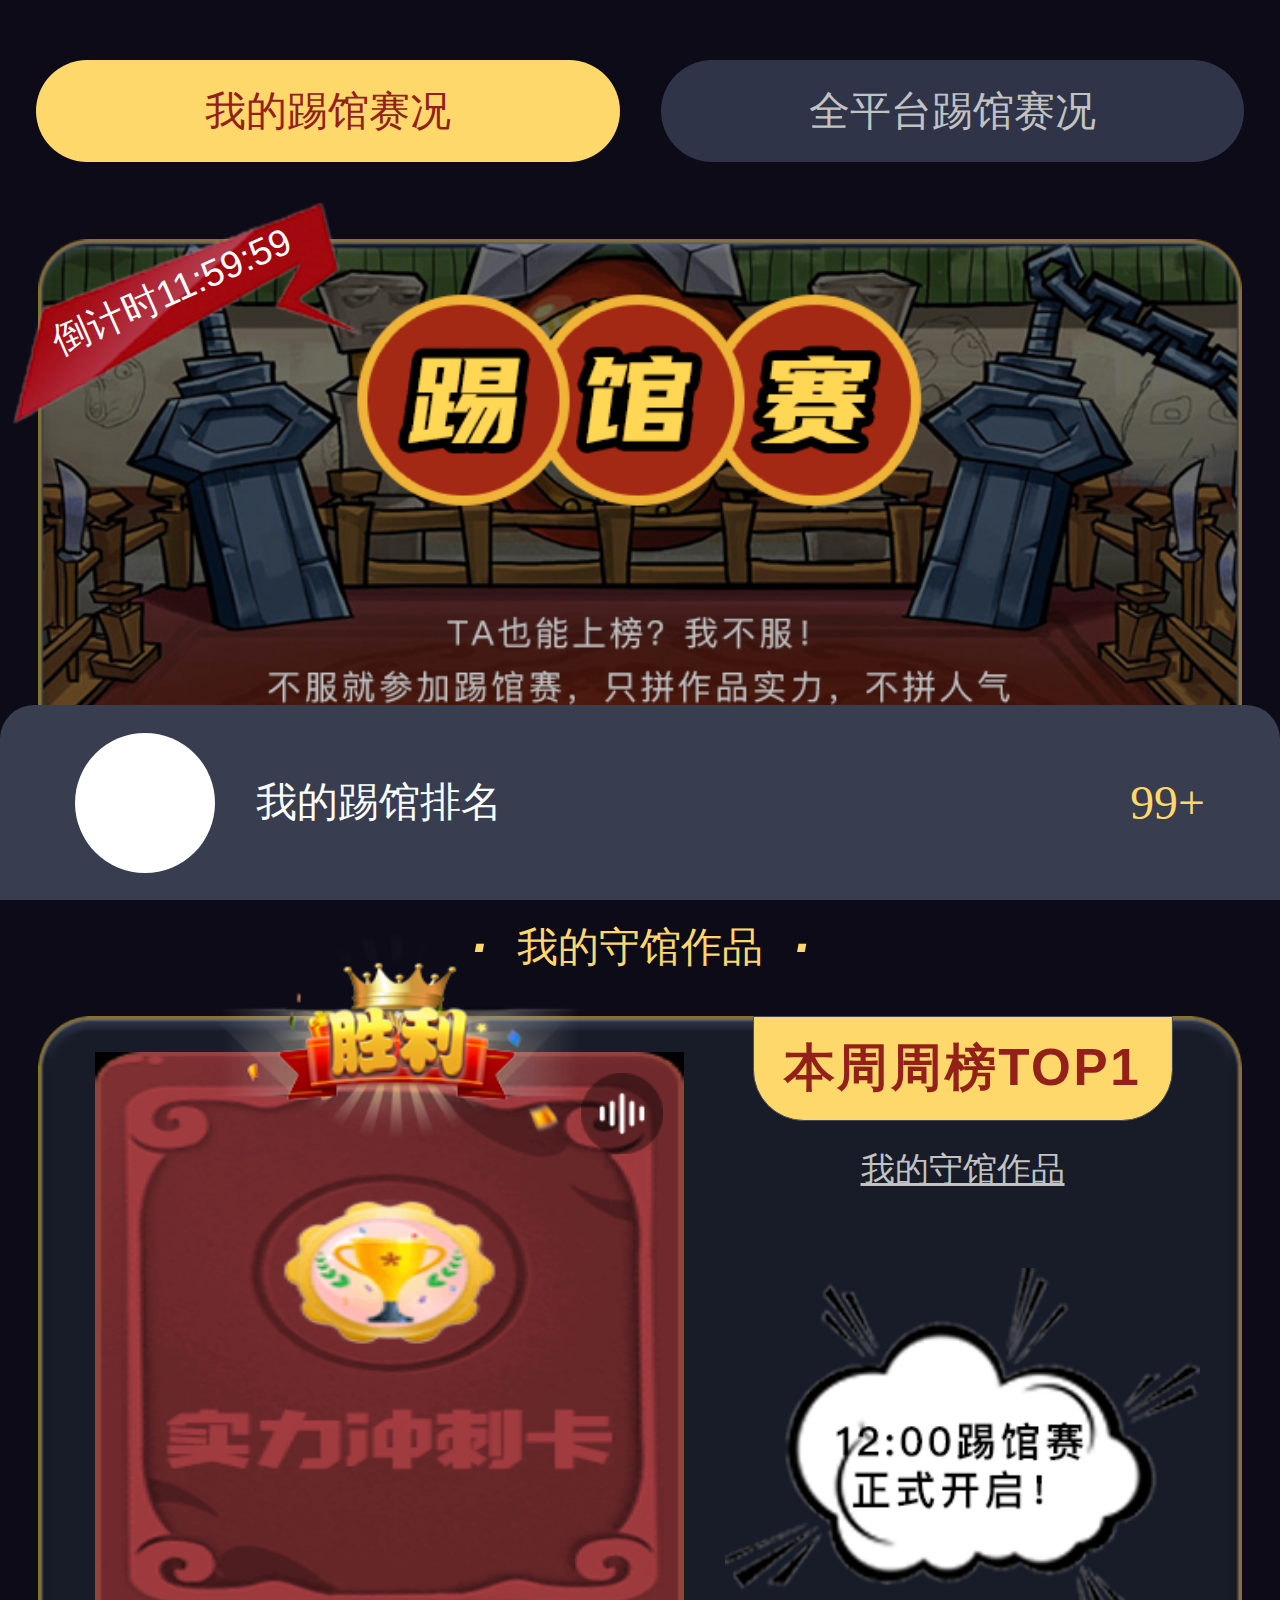
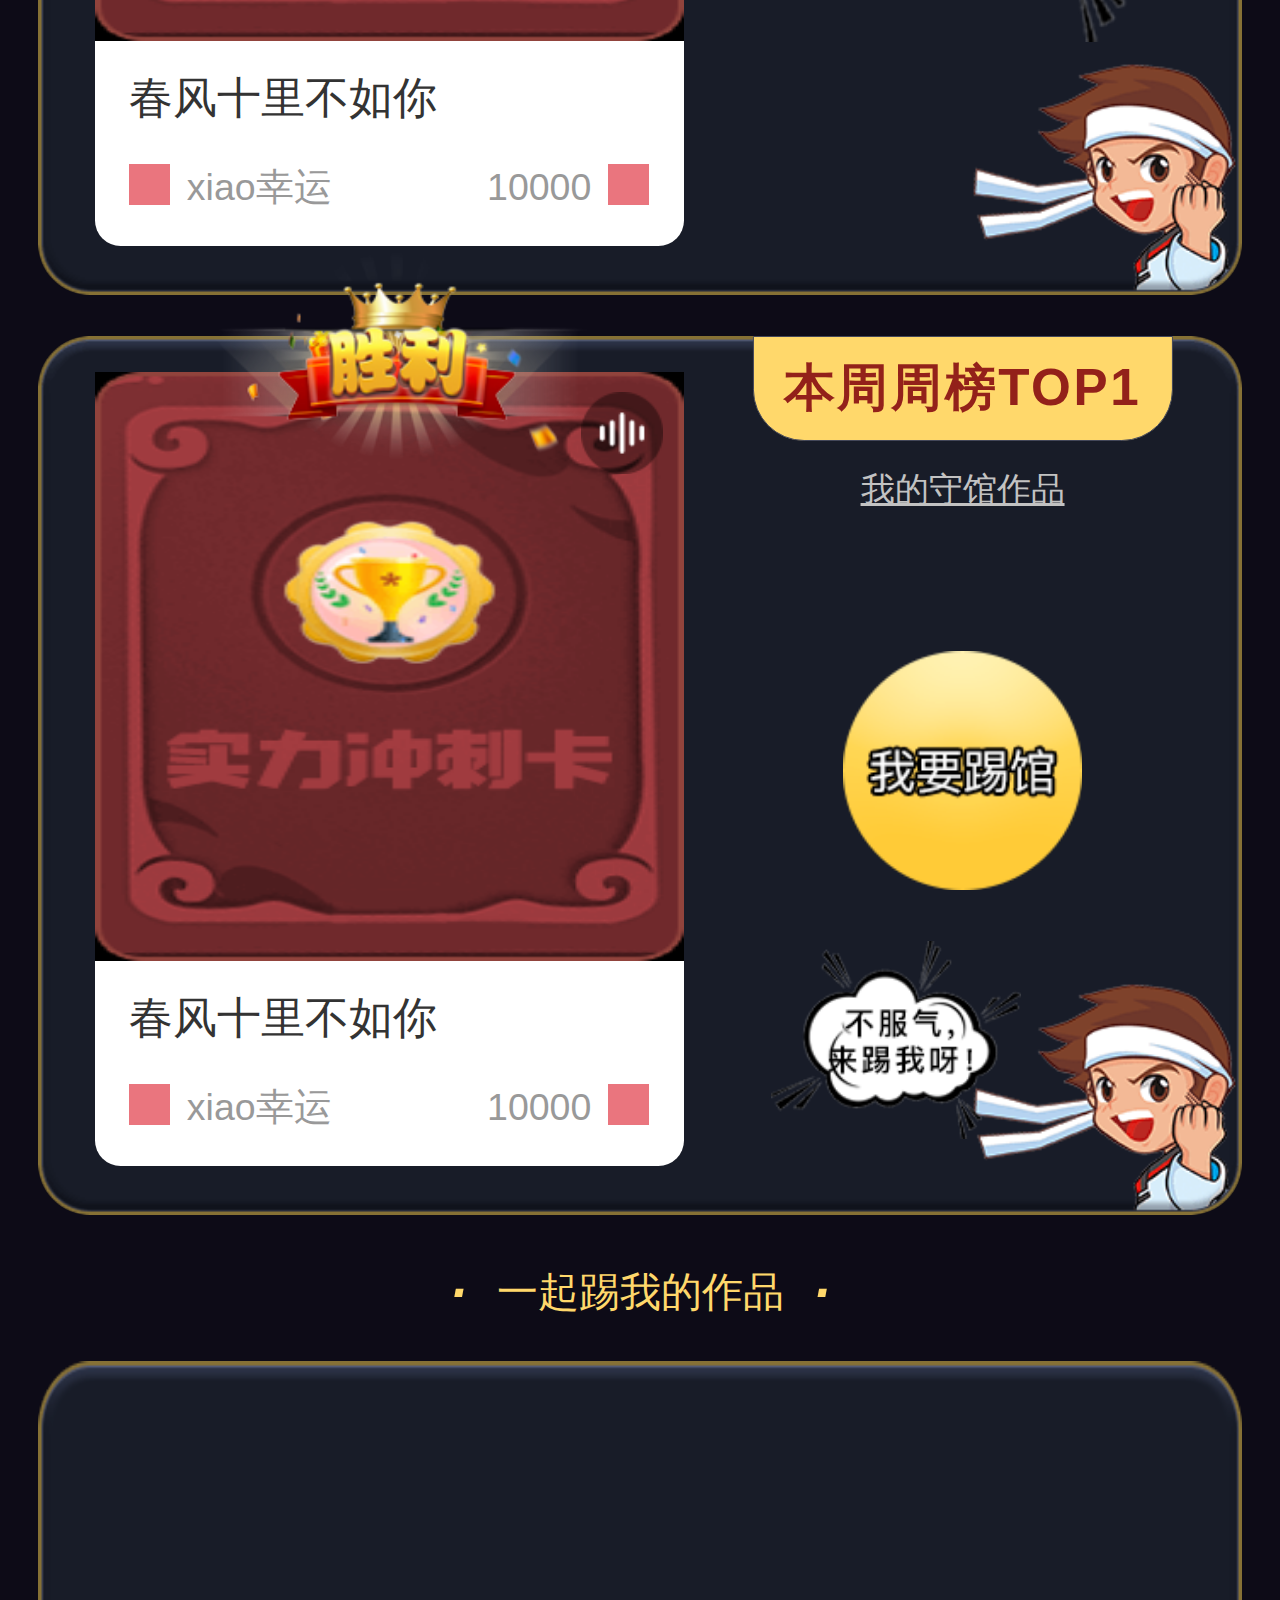
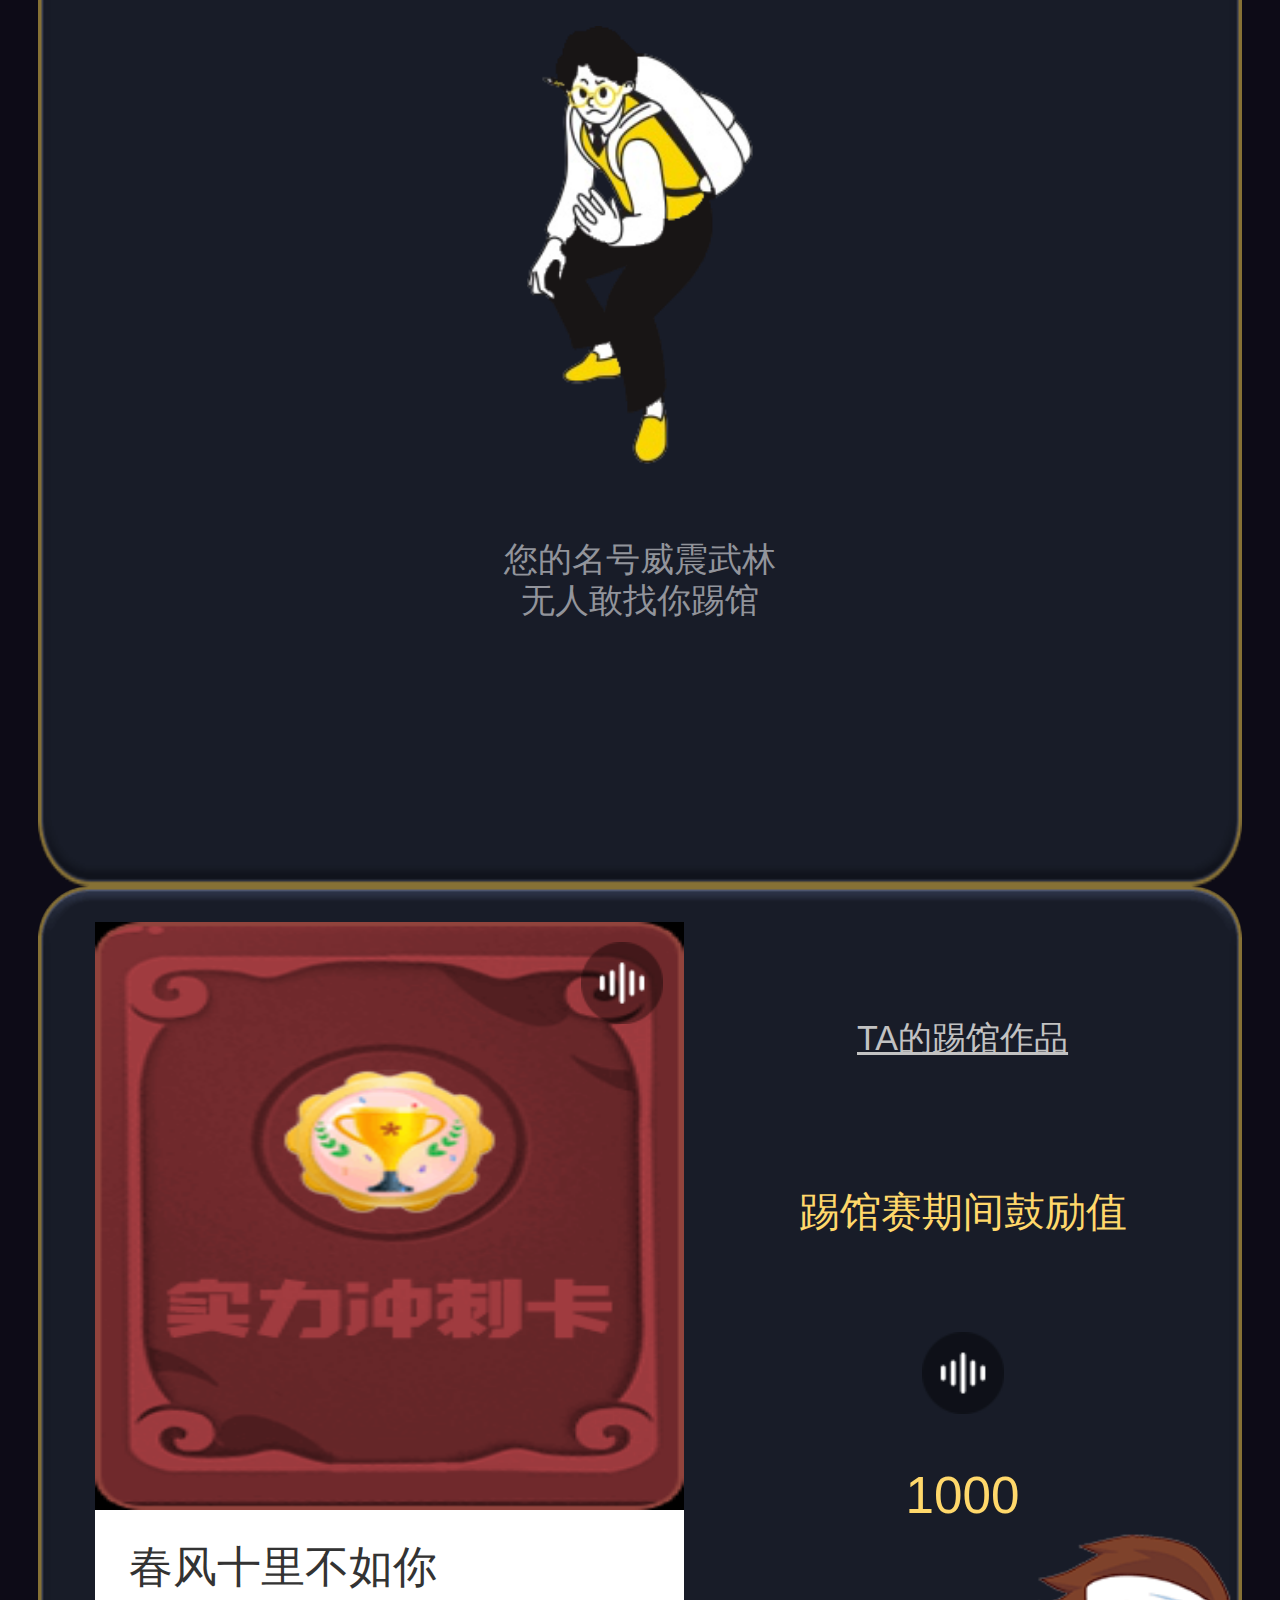
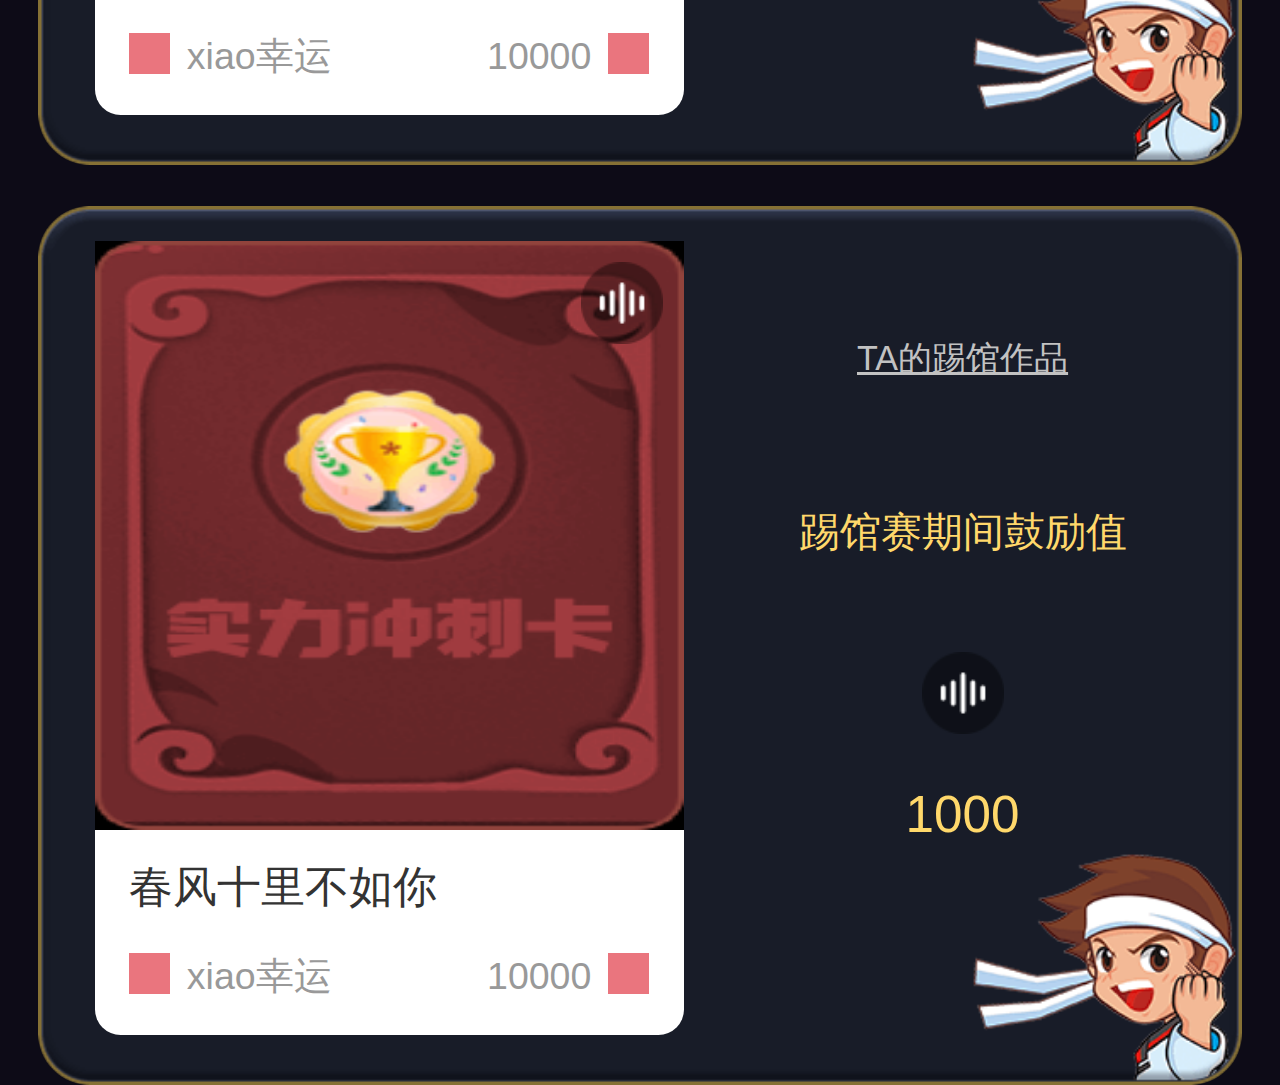
<file: app/activity/king/kicking.html>
<!DOCTYPE html>
<html lang="en" style="visibility: hidden;">

<head>
    <meta charset="UTF-8">
    <meta content="width=device-width, initial-scale=1.0, maximum-scale=1.0, user-scalable=0" name="viewport">
    <meta content="yes" name="apple-mobile-web-app-capable">
    <meta content="black" name="apple-mobile-web-app-status-bar-style">
    <meta content="telephone=no" name="format-detection">
    <meta name="msapplication-tap-highlight" content="no">
    <meta name="screen-orientation" content="portrait">
    <meta name="x5-orientation" content="portrait">
    <meta http-equiv="X-UA-Compatible" content="ie=edge">
    <title>段子王者踢馆赛</title>
    <script src="../../../res/js/rem.js"></script>
    <link rel="stylesheet" href="../../../res/css/common.css" />
    <link rel="stylesheet" href="../../../res/css/prompt.css" />
    <link rel="stylesheet" href="../../../res/css/swiper-4.2.2.min.css" />
    <link rel="stylesheet" href="./ranking.css" />
</head>

<body style="background: #0d0b17;">

    <div id="page" class="kick">
        <div class="top-btn fontsize24">
            <div class="btn" :class="{'active':isMe}" @click="isMe=true">我的踢馆赛况</div>
            <div class="btn" :class="{'active':!isMe}" @click="isMe=false">全平台踢馆赛况</div>
        </div>
        <div class="tab-div" v-show="isMe">
            <div class="kick-banner">
                <div class="count-down-box">
                    <p class="count-down fontsize22">倒计时11:59:59</p>
                </div>
            </div>
            <div class="kick-box">
                <h6 class="fontsize32"><i>·</i><span class="fontsize24">我的守馆作品</span><i>·</i></h6>
                <ul class="kick-ul">
                    <li v-for="(item, index) in 1" :key="index">
                        <div class="ul-img">
                            <img src="./imgs/img-card1.png" alt="">
                            <i class="audo"></i>
                            <i class="result win"></i>
                            <div class="wd-box">
                                <p class="wd-p1 fontsize26">春风十里不如你</p>
                                <p class="wd-p2 fontsize22"><span><i
                                            class="tx"></i>xiao幸运</span><span>10000<i></i></span>
                                </p>
                            </div>
                        </div>
                        <div class="ul-wd">
                            <i class="rank-num">本周周榜TOP1</i>
                            <p class="kick-p1"><a class="fontsize20" href="">我的守馆作品</a></p>
                            <!-- <p class="kick-p2 fontsize24">踢馆赛期间鼓励值</p>
                            <p class="kick-p3">1000</p> -->
                            <img class="well-begin" src="./imgs/img-12d.png" alt="">
                        </div>
                    </li>
                    <li v-for="(item, index) in 1" :key="index">
                        <div class="ul-img">
                            <img src="./imgs/img-card1.png" alt="">
                            <i class="audo"></i>
                            <i class="result win"></i>
                            <div class="wd-box">
                                <p class="wd-p1 fontsize26">春风十里不如你</p>
                                <p class="wd-p2 fontsize22"><span><i
                                            class="tx"></i>xiao幸运</span><span>10000<i></i></span>
                                </p>
                            </div>
                        </div>
                        <div class="ul-wd">
                            <i class="rank-num">本周周榜TOP1</i>
                            <p class="kick-p1"><a class="fontsize20" href="">我的守馆作品</a></p>
                            <!-- <p class="kick-p2 fontsize24">踢馆赛期间鼓励值</p>
                                <p class="kick-p3">1000</p> -->
                            <img class="well-tg" src="./imgs/icon-tg.png" alt="">
                            <img class="well-tempt" src="./imgs/icon-tempt.png" alt="">
                        </div>
                    </li>
                </ul>
            </div>
            <div class="kick-box">
                <h6 class="fontsize32"><i>·</i><span class="fontsize24">一起踢我的作品</span><i>·</i></h6>
                <div class="no-kick">
                    <div>
                        <img src="./imgs/img-nullStatus.png" alt="">
                        <p class="fontsize20">您的名号威震武林<br>无人敢找你踢馆</p>
                    </div>
                </div>
                <ul class="kick-ul">
                    <li v-for="(item, index) in 2" :key="index">
                        <div class="ul-img">
                            <img src="./imgs/img-card1.png" alt="">
                            <i class="audo"></i>
                            <div class="wd-box">
                                <p class="wd-p1 fontsize26">春风十里不如你</p>
                                <p class="wd-p2 fontsize22"><span><i
                                            class="tx"></i>xiao幸运</span><span>10000<i></i></span>
                                </p>
                            </div>
                        </div>
                        <div class="ul-wd">
                            <p class="kick-p1"><a class="fontsize20" href="">TA的踢馆作品</a></p>
                            <p class="kick-p2 fontsize24">踢馆赛期间鼓励值</p>
                            <p class="kick-p3">1000</p>
                        </div>
                    </li>
                </ul>
            </div>
        </div>
        <div class="tab-div" v-show="!isMe">
            <div class="not-begin" v-show="false">
                <div>
                    <img src="./imgs/img-nullStatus.png" alt="">
                    <p class="fontsize20">12:00<br>踢馆赛正式开赛<br>敬请期待！</p>
                </div>
            </div>

            <div class="kick-box">
                <h6 class="fontsize32"><i>·</i><span class="fontsize24">100人正在参与</span><i>·</i></h6>
                <ul class="vs-ul">
                    <li v-for="(item, index) in 2" :key="index">
                        <i class="icon-vs"></i>
                        <i class="icon-top"></i>
                        <div class="vs-sg-box">
                            <p class="gl-tip fontsize18">踢馆作品</p>
                            <div class="ul-img">
                                <img src="./imgs/img-card1.png" alt="">
                                <i class="audo"></i>
                                <div class="wd-box">
                                    <p class="wd-p1 fontsize26">春风十里不如你</p>
                                    <p class="wd-p2 fontsize22"><span><i
                                                class="tx"></i>xiao幸运</span><span>10000<i></i></span>
                                    </p>
                                </div>
                            </div>
                            <p class="gl-tip fontsize18">踢馆赛期间鼓励值</p>
                            <p class="glz fontsize24"><span>100</span></p>
                        </div>
                        <div class="vs-sg-box">
                            <p class="gl-tip fontsize18">踢馆作品</p>
                            <div class="ul-img">
                                <img src="./imgs/img-card1.png" alt="">
                                <i class="audo"></i>
                                <div class="wd-box">
                                    <p class="wd-p1 fontsize26">春风十里不如你</p>
                                    <p class="wd-p2 fontsize22"><span><i
                                                class="tx"></i>xiao幸运</span><span>10000<i></i></span>
                                    </p>
                                </div>
                            </div>
                            <p class="gl-tip fontsize18">踢馆赛期间鼓励值</p>
                            <p class="glz fontsize24"><span>100</span></p>
                        </div>
                    </li>
                </ul>
            </div>
        </div>
        <div class="my-rank" v-show="isMe" @click="showModal('#propExp')">
            <div class="head fontsize24"><i></i>我的踢馆排名</div>
            <div class="rank fontsize28">99+</div>
        </div>
        <div class="modal" id="cklose">
            <div class="modal-kick-box relative">
                <div class="kick-prop">
                    <h3 class="fontsize32">踢馆赛</h3>
                    <p class="fontsize24 p">很遗憾<br>您未能守馆成功，下次要更努力哦~</p>
                    <img class="status" src="./imgs/icon-comeon.png" alt="" style="width: 9.1rem;margin-top: 1.6rem;">
                    <img class="status" src="./imgs/icon-iknow.png" alt="" style="width: 7.967rem;margin-top: 1.967rem;"
                        onclick="closeModal('#cklose')">
                </div>
            </div>
        </div>
        <div class="modal" id="cklose2">
            <div class="modal-kick-box relative">
                <div class="kick-prop">
                    <h3 class="fontsize32">踢馆赛</h3>
                    <p class="fontsize24 p">很遗憾<br>您未能踢馆成功，下周再来试试吧！</p>
                    <img class="status" src="./imgs/icon-comeon.png" alt="" style="width: 9.1rem;margin-top: 1.6rem;">
                    <img class="status" src="./imgs/icon-iknow.png" alt="" style="width: 7.967rem;margin-top: 1.967rem;"
                        onclick="closeModal('#cklose2')">
                </div>
            </div>
        </div>
        <div class="modal" id="ckwin">
            <div class="modal-kick-box relative">
                <div class="kick-prop">
                    <h3 class="fontsize32">踢馆赛</h3>
                    <p class="fontsize24 p">恭喜您，守馆成功！<br>获得“踢馆冲刺卡”一张</p>
                    <img class="status" src="./imgs/icon-kickCrad.png" alt=""
                        style="width: 6.567rem;margin-top: 0.8rem;">
                    <img class="status" src="./imgs/icon-iknow.png" alt="" style="width: 7.967rem;margin-top: 1.1rem;"
                        onclick="closeModal('#ckwin')">
                </div>
            </div>
        </div>
        <div class="modal" id="ckwin2">
            <div class="modal-kick-box relative">
                <div class="kick-prop">
                    <h3 class="fontsize32">踢馆赛2</h3>
                    <p class="fontsize24 p">恭喜您，守馆成功！<br>获得“踢馆冲刺卡”一张</p>
                    <div class="relative">
                        <img class="status" src="./imgs/icon-kickCrad.png" alt=""
                            style="width: 6.567rem;margin-top: 0.8rem;">
                        <p class="fontsize18"
                            style="width: 6.567rem;position:absolute;bottom: 0.8rem;left: 0;right: 0;margin: auto;letter-spacing: 0;color: #FFD754;opacity: 0.4;;line-height: 0.667rem;">
                            2020-03-01对<br>[用户昵称]踢馆成功</p>
                    </div>
                    <img class="status" src="./imgs/icon-iknow.png" alt="" style="width: 7.967rem;margin-top: 1.1rem;"
                        onclick="closeModal('#ckwin2')">
                </div>
            </div>
        </div>
        <div class="modal" id="ckwin3">
            <div class="modal-kick-box relative">
                <div class="kick-prop">
                    <h3 class="fontsize32">踢馆赛2</h3>
                    <p class="fontsize24 p">恭喜您<br>在踢馆赛中超过踢馆目标用户<br>获得5个鼓励值！</p>
                    <div class="relative">
                        <div class="zan">
                            <div>
                                <i></i>
                                <p class="fontsize30">+5</p>
                            </div>
                        </div>
                    </div>
                    <img class="status" src="./imgs/icon-iknow.png" alt="" style="width: 7.967rem;margin-top: 1.1rem;"
                        onclick="closeModal('#ckwin3')">
                </div>
            </div>
        </div>
        <div class="modal" id="cknull">
            <div class="modal-kick-box relative">
                <div class="kick-prop">
                    <h3 class="fontsize32">踢馆赛</h3>
                    <p class="fontsize24 p">威名太盛，无人敢找你踢馆~</p>
                    <img class="status" src="./imgs/icon-comeon.png" alt="" style="width: 9.1rem;margin-top: 2.167rem;">
                    <img class="status" src="./imgs/icon-iknow.png" alt="" style="width: 7.967rem;margin-top: 2.667rem;"
                        onclick="closeModal('#cknull')">
                </div>
            </div>
        </div>
        <div class="modal" id="ckhaswork">
            <div class="modal-kick-box-lg relative">
                <div class="kick-prop">
                    <h3 class="fontsize32">选择作品</h3>
                    <p class="fontsize24 p">请在下方选择您要参赛的作品</p>
                    <div class="ul-img">
                        <img src="./imgs/img-card1.png" alt="">
                        <i class="audo"></i>
                        <div class="wd-box">
                            <p class="wd-p1 fontsize26">春风十里不如你</p>
                            <p class="wd-p2 fontsize22"><span><i class="tx"></i>xiao幸运</span><span>10000<i></i></span>
                            </p>
                        </div>
                    </div>
                    <p class="fontsize24 p2">去创作新作品</p>
                    <div class="flex">
                        <span style="background-image:url('./imgs/btn-giveup.png')"
                            onclick="closeModal('#ckhaswork')"></span>
                        <span style="background-image:url('./imgs/btn-create.png')"></span>
                    </div>
                </div>
            </div>
        </div>
        <div class="modal" id="cknowork">
            <div class="modal-kick-box-sm relative">
                <div class="kick-prop">
                    <h3 class="fontsize32">选择作品</h3>
                    <p class="fontsize24 p" style="margin-top: 2.5rem;">您还未参与本周的赛题创作，<br>不能参与踢馆哦~</p>
                    <div class="flex" style="margin-top: 2.2rem;">
                        <span style="background-image:url('./imgs/btn-giveup.png')"
                            onclick="closeModal('#cknowork')"></span>
                        <span style="background-image:url('./imgs/btn-create.png')"></span>
                    </div>
                </div>
            </div>
        </div>
        <div class="modal" id="propExp">
            <div class="modal-content-exp relative">
                <img src="./imgs/icon-close.png" class="icon-close" onclick="closeModal('#propExp')" alt="">
                <img src="./imgs/icon-title-kick.png" class="md-title" alt="">
                <div class="md-div">
                    <ol class="fontsize22" style="letter-spacing: 0;">
                        <li>每周六00:00至12:00，开放“我要踢馆”功能；</li>
                        <li>用户可选择周榜前十名的用户进行踢馆，前十名的用户不能对他人踢馆，但是也需要努力守馆哦~；</li>
                        <li>踢馆赛自周六12:00正式开始，周日24:00结算，根据踢馆时间内的鼓励值获得情况评定结果；</li>
                        <li>被踢馆的用户默认使用入选周榜的作品参赛，踢馆的选手在本周赛题作品中选取一个参赛；</li>
                        <li>踢馆正式开始后，作品获得的鼓励值、好友应援的鼓励值、还有玩测一测中的幸运转盘抽取的鼓励值都能帮你 增加踢馆的鼓励值哦~；</li>
                        <li>踢馆时间内，鼓励值超过被踢馆用户，且在众多踢馆选手中排名第一的用户踢馆胜出，获得“踢馆冲刺卡”一张，其他超过被踢馆用户，但是没拿到第一的用户可以获得5个鼓励值；</li>
                        <li>踢馆时间内，没有选手鼓励值未超过被踢馆用户，那么被踢馆用户守馆成功，获得“踢馆冲刺卡”一张，若被任何一位选手超过，则守馆失败。</li>
                    </ol>
                </div>
            </div>
        </div>

    </div>

    <!-- <script src="../../../res/js/rem.js"></script> -->
    <script src="../../../config/config.js"></script>
    <script src="../../../res/js/jquery-2.1.4.min.js"></script>
    <script src="../../../res/js/vue.min.js"></script>
    <script src="../../../res/js/base64.js"></script>
    <script src="../../../res/js/common.js"></script>
    <script src="kicking.js"></script>
</body>

</html>
</file>
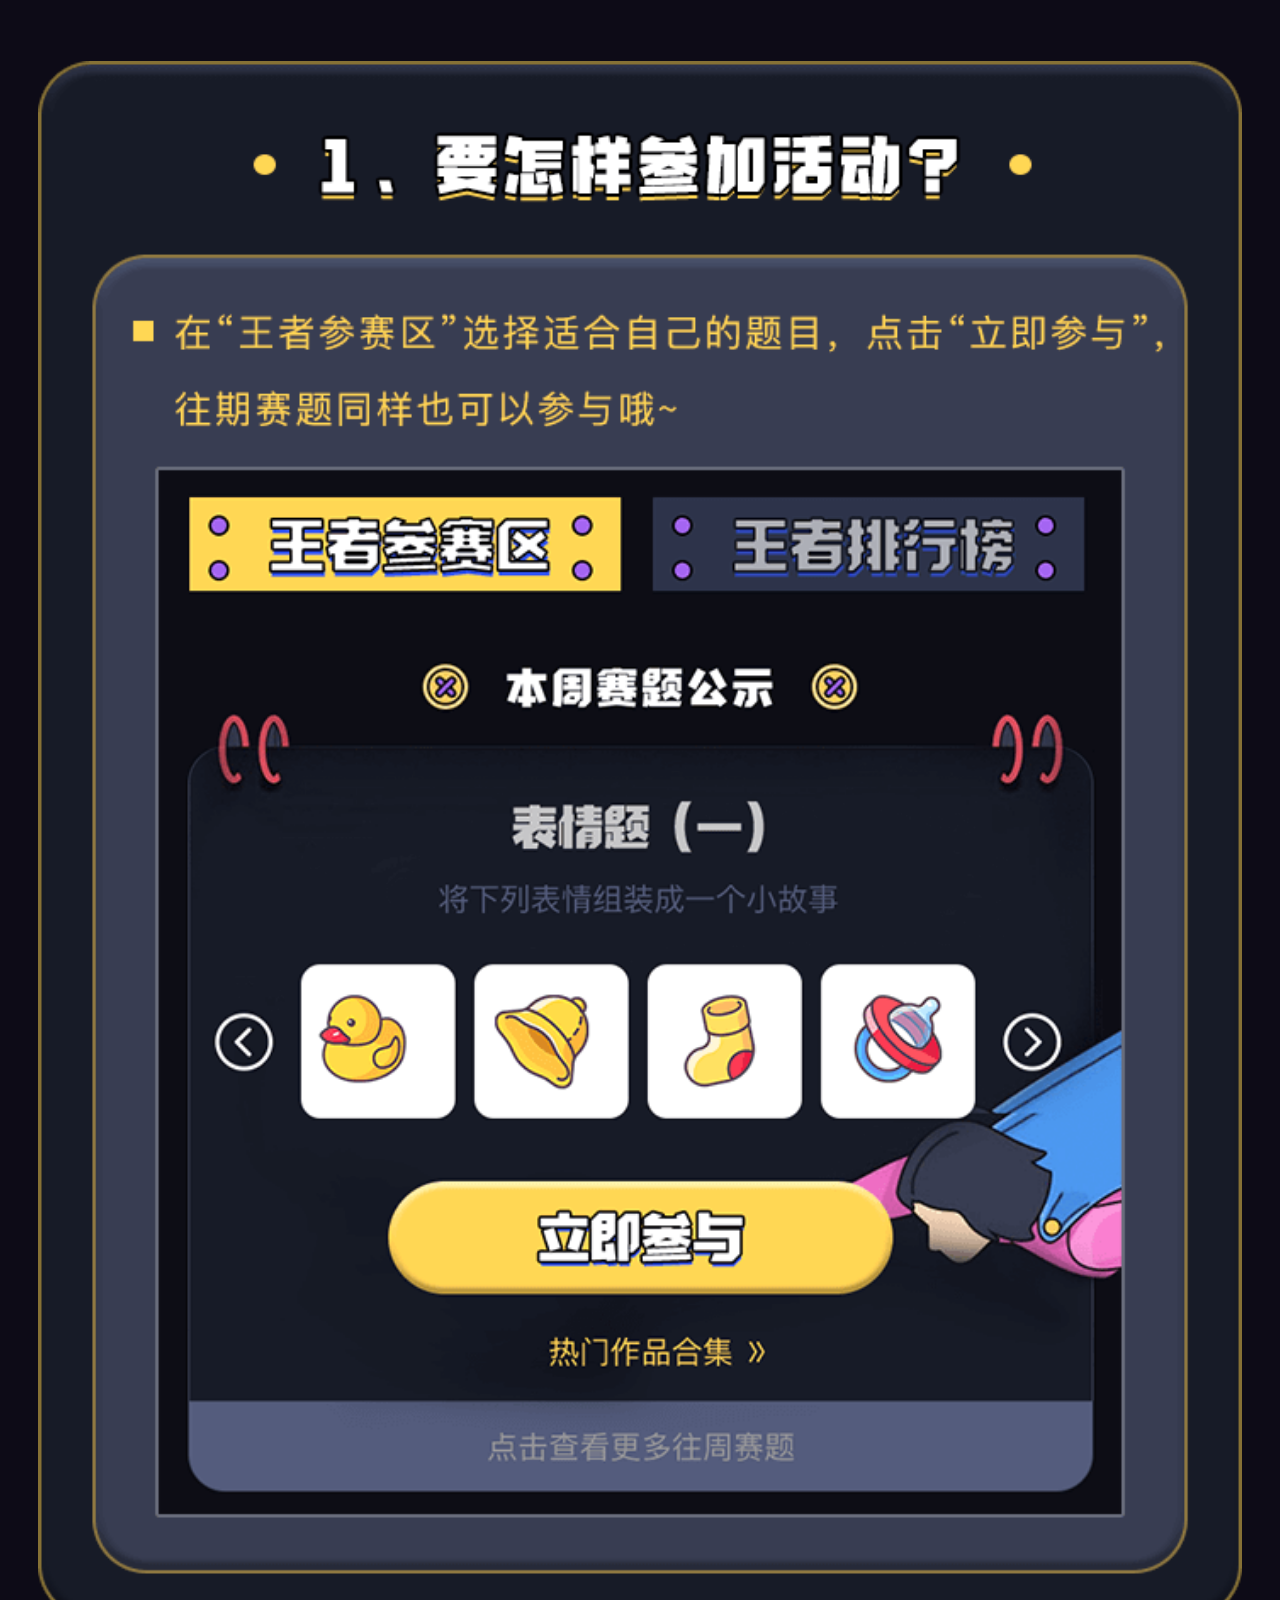
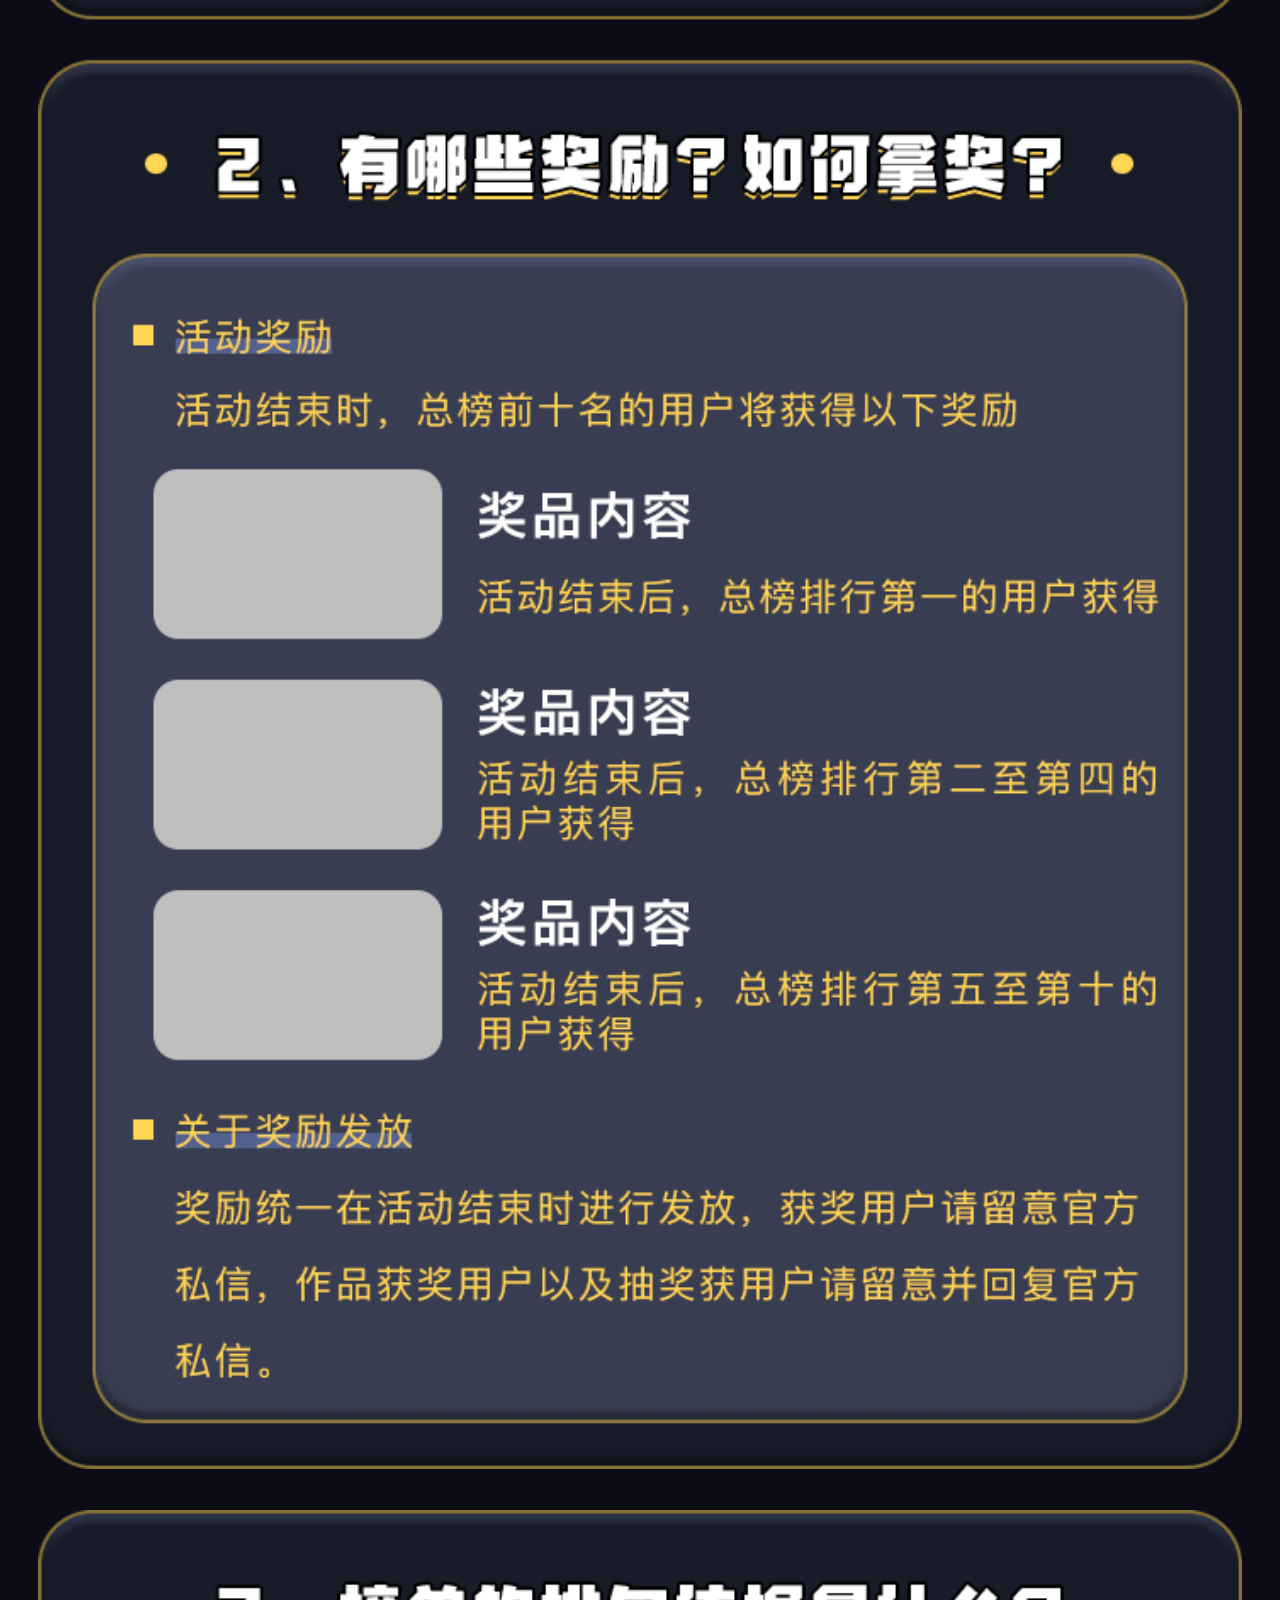
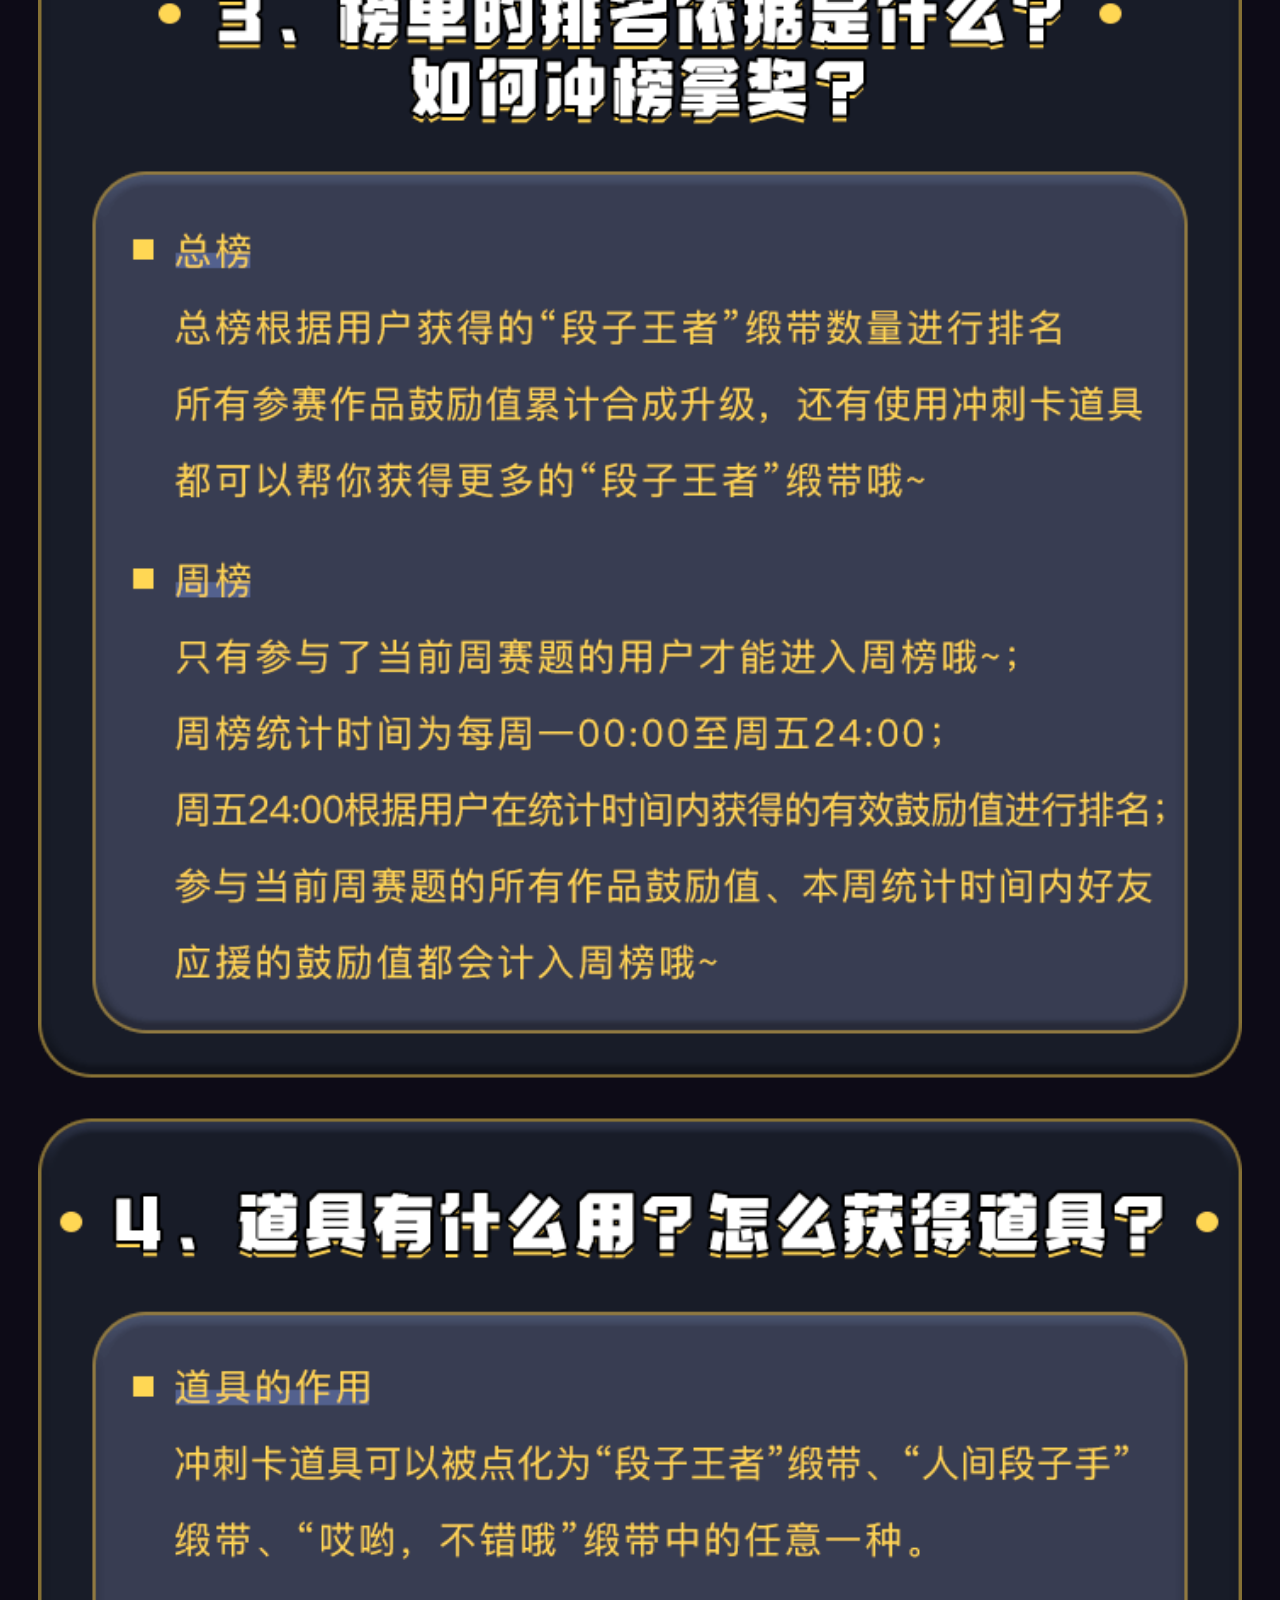
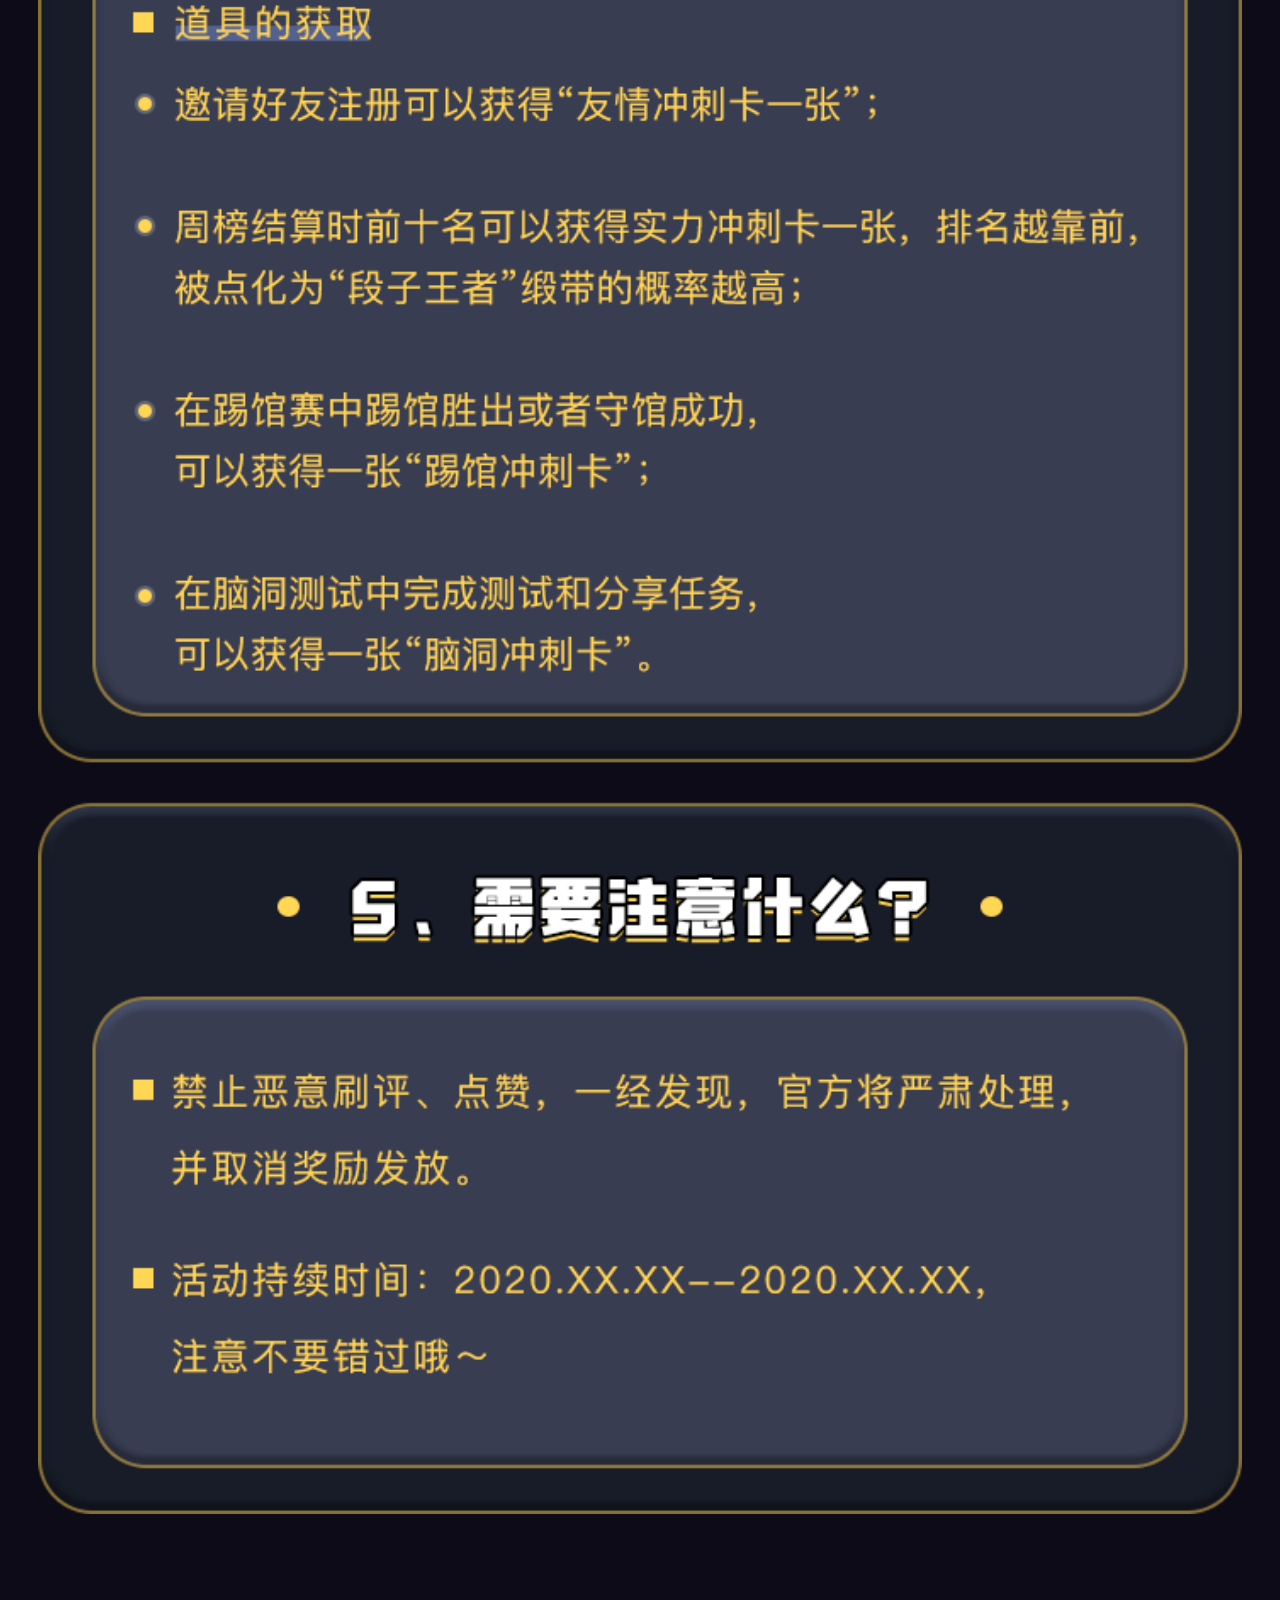
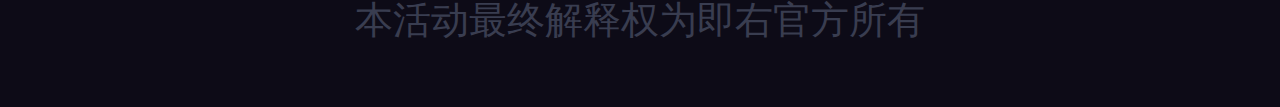
<file: app/activity/king/rule.html>
<!DOCTYPE html>
<html lang="en">

<head>
    <meta charset="UTF-8">
    <meta content="width=device-width, initial-scale=1.0, maximum-scale=1.0, user-scalable=0" name="viewport">
    <meta content="yes" name="apple-mobile-web-app-capable">
    <meta content="black" name="apple-mobile-web-app-status-bar-style">
    <meta content="telephone=no" name="format-detection">
    <meta name="msapplication-tap-highlight" content="no">
    <meta name="screen-orientation" content="portrait">
    <meta name="x5-orientation" content="portrait">
    <meta http-equiv="X-UA-Compatible" content="ie=edge">
    <title>活动规则</title>
    <script src="../../../res/js/rem.js"></script>
    <link rel="stylesheet" href="../../../res/css/common.css" />
    <style>
        img {
            display: block;
            width: 100%;
        }

        p {
            font-size: 0.733rem;
            color: #393D50;
            padding: 1.6rem 0 1.2rem;
            text-align: center;
        }
    </style>
</head>

<body style="background: #0d0b17;padding: 0 0.75rem;">
    <img src="./imgs/img-rule1.png" alt="" style="margin-top: 1.2rem;">
    <img src="./imgs/img-rule2.png" alt="" style="margin-top: 0.8rem;">
    <p>本活动最终解释权为即右官方所有</p>
</body>

</html>
</file>
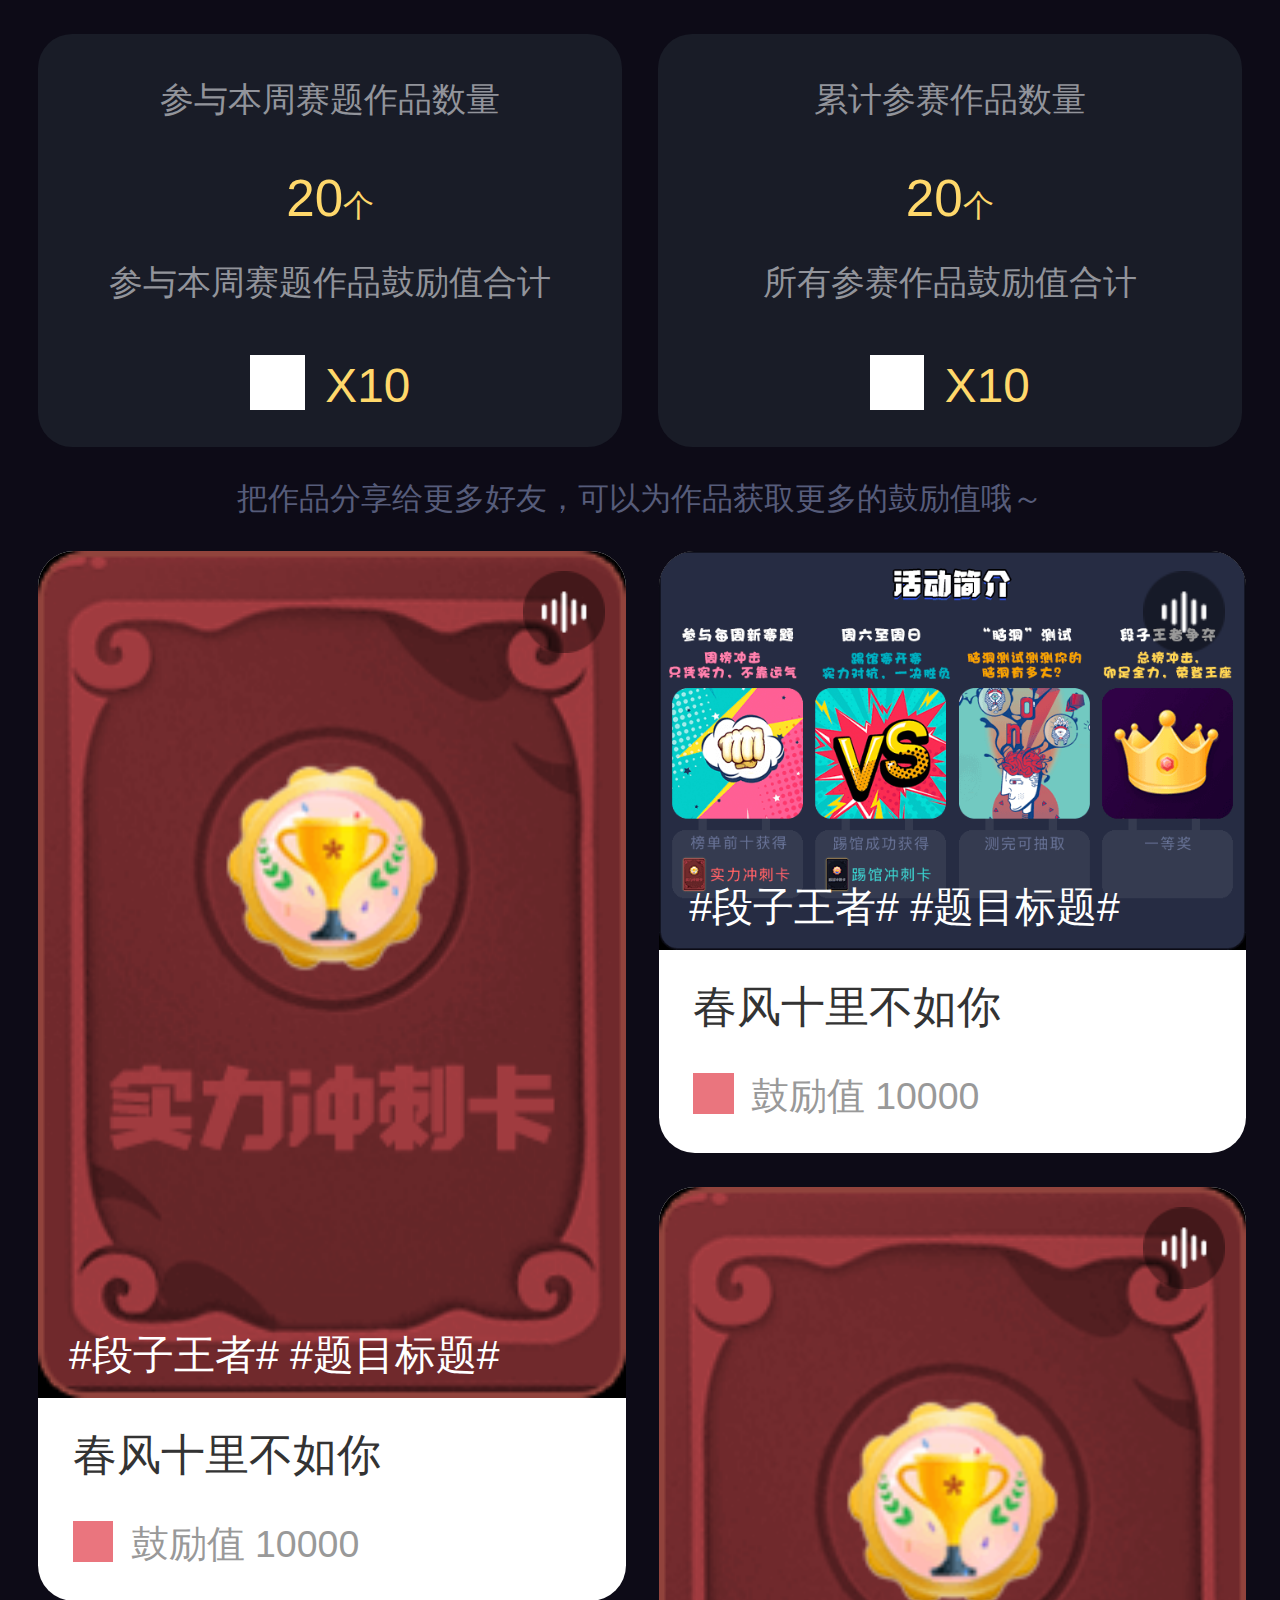
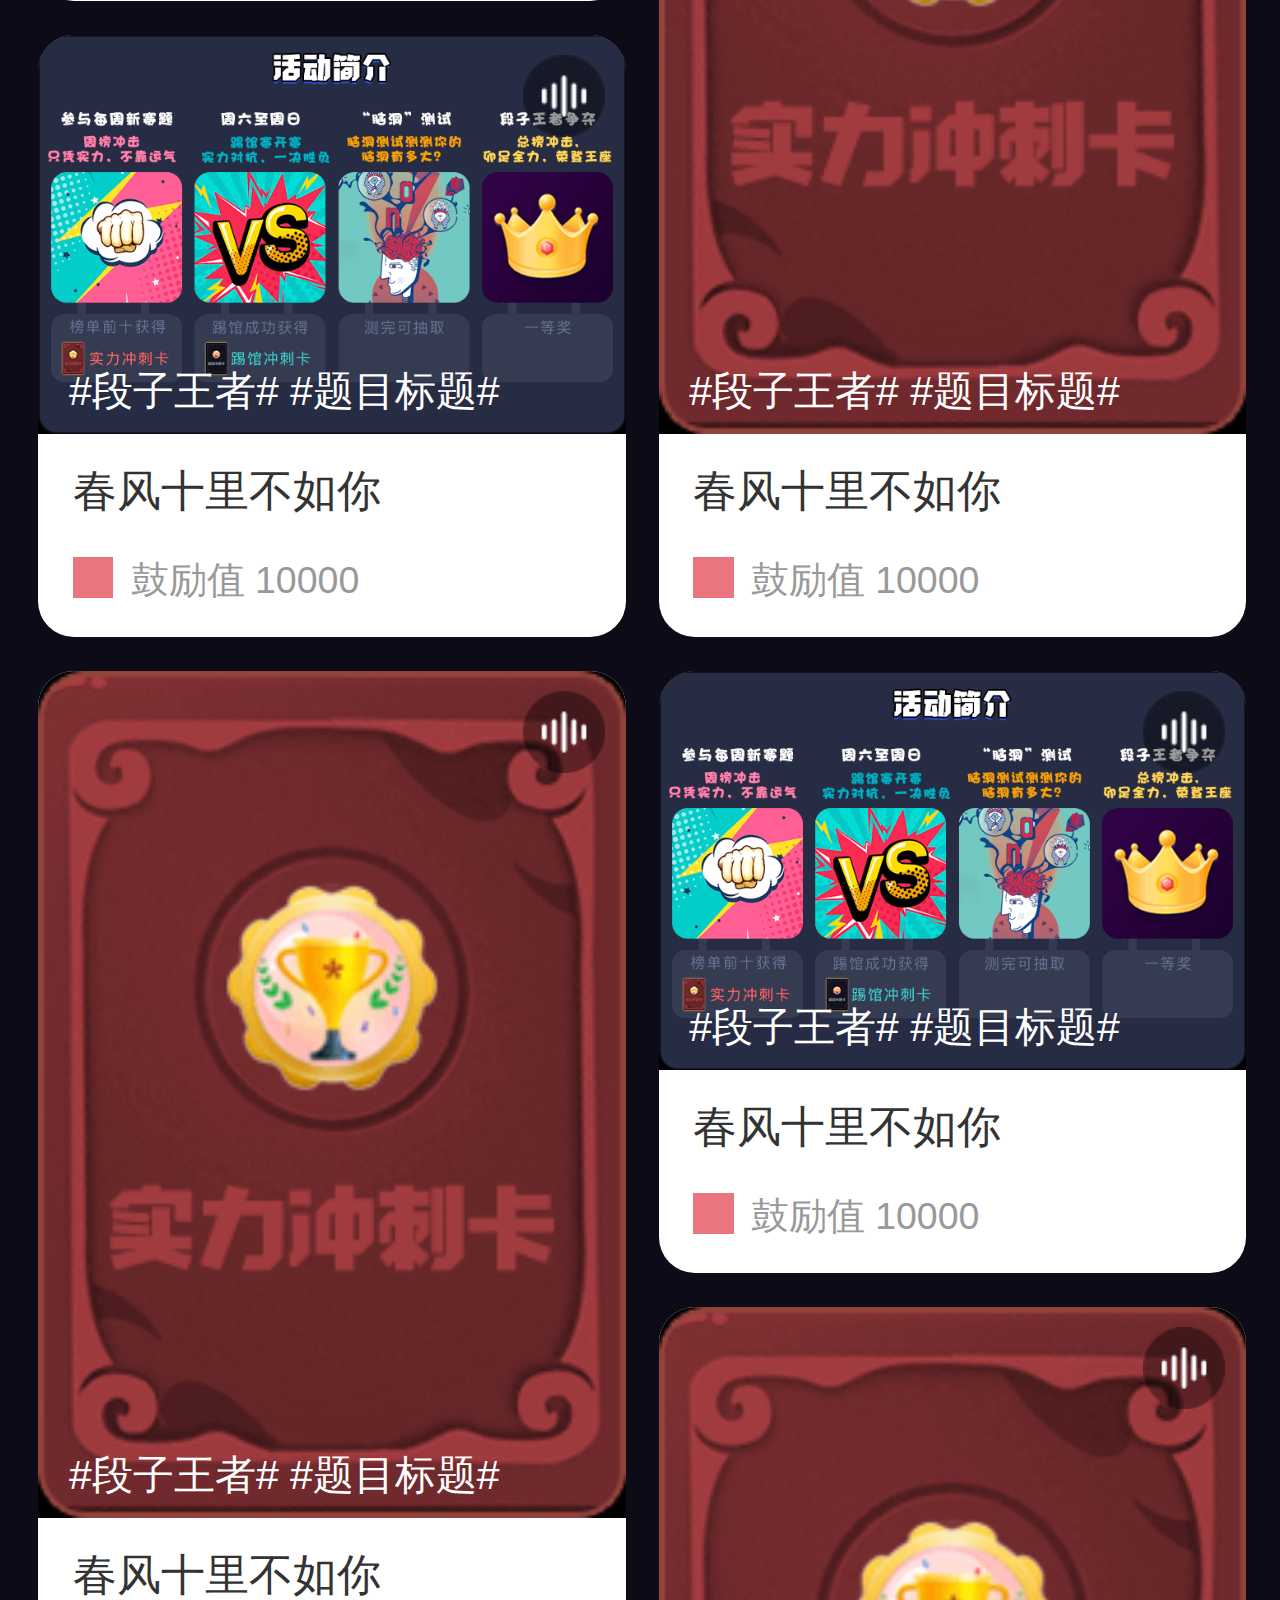
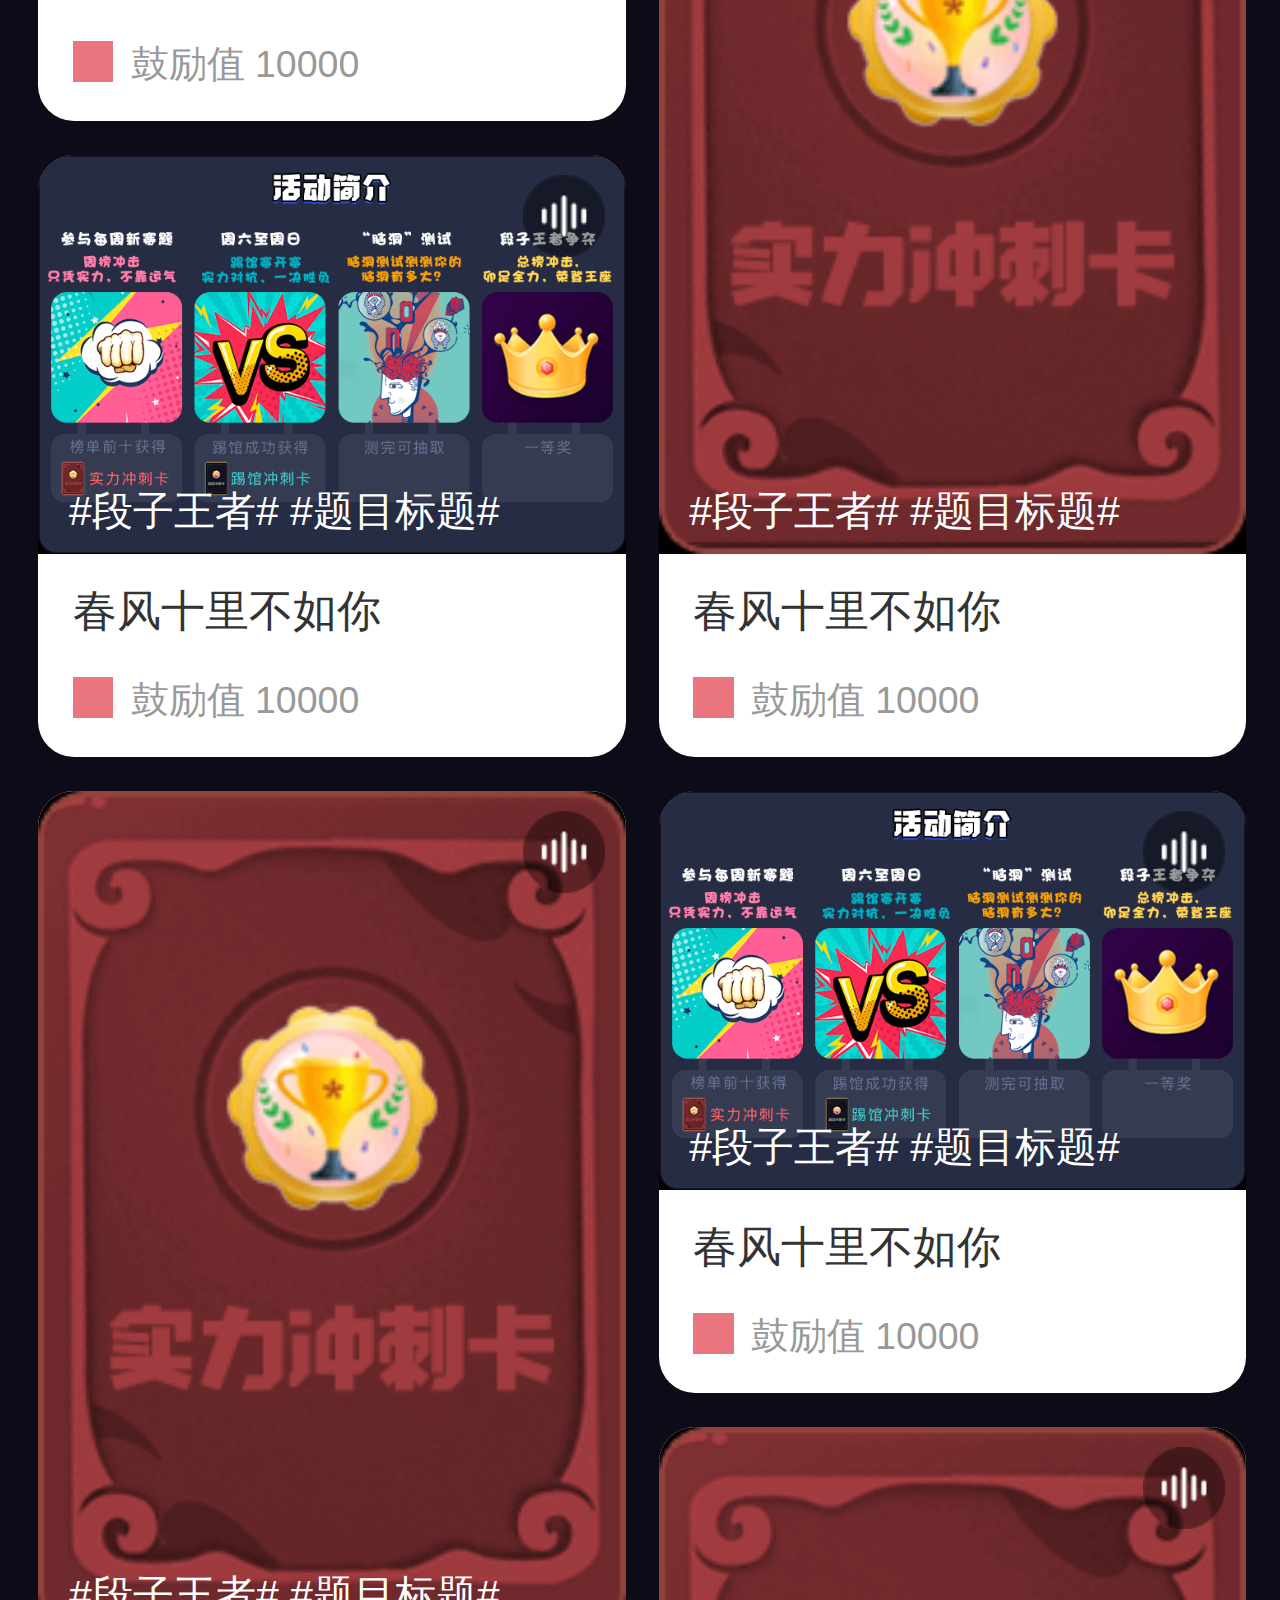
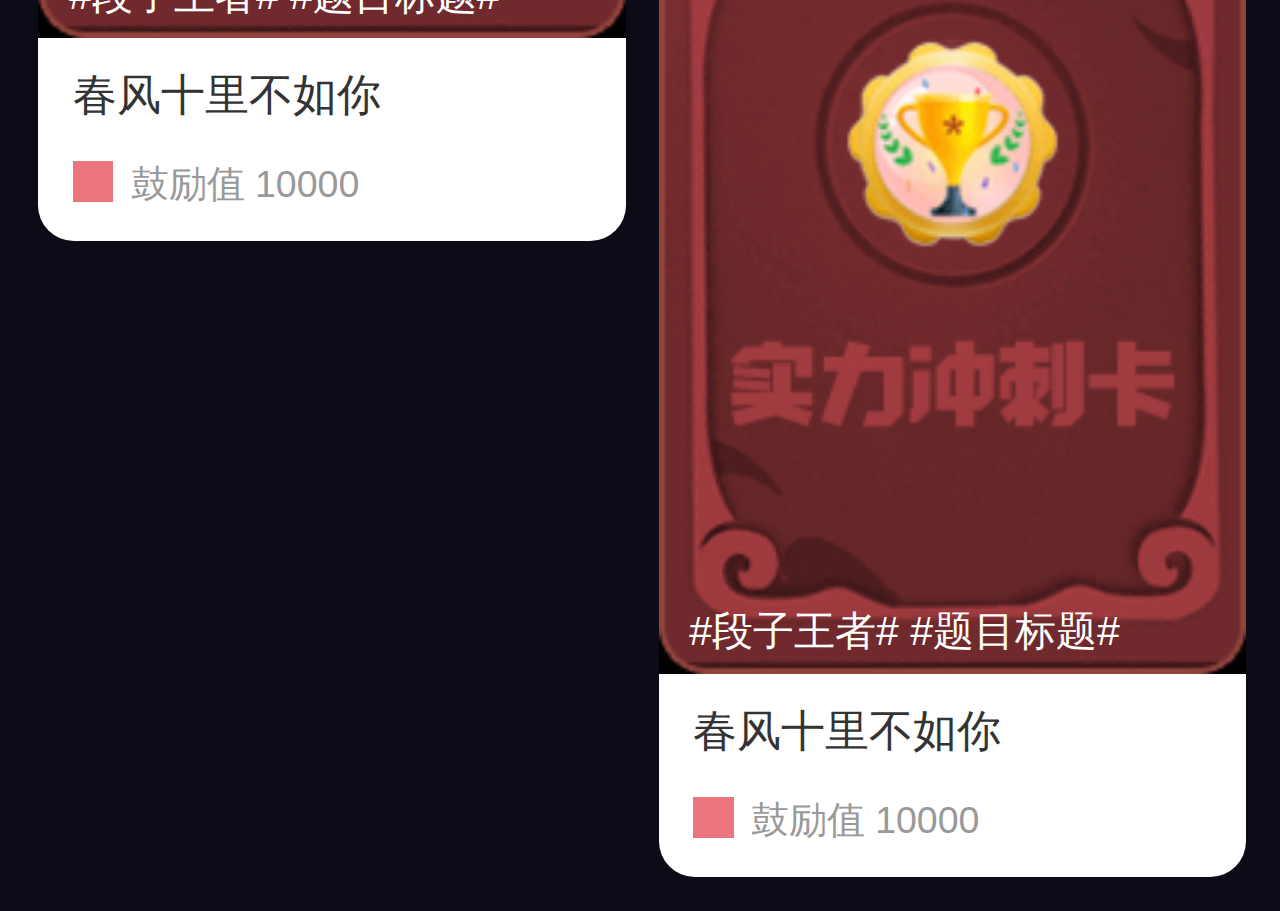
<file: app/activity/king/works.html>
<!DOCTYPE html>
<html lang="en" style="visibility: hidden;">

<head>
    <meta charset="UTF-8">
    <meta content="width=device-width, initial-scale=1.0, maximum-scale=1.0, user-scalable=0" name="viewport">
    <meta content="yes" name="apple-mobile-web-app-capable">
    <meta content="black" name="apple-mobile-web-app-status-bar-style">
    <meta content="telephone=no" name="format-detection">
    <meta name="msapplication-tap-highlight" content="no">
    <meta name="screen-orientation" content="portrait">
    <meta name="x5-orientation" content="portrait">
    <meta http-equiv="X-UA-Compatible" content="ie=edge">
    <title>我的参赛作品</title>
    <script src="../../../res/js/rem.js"></script>
    <link rel="stylesheet" href="../../../res/css/common.css" />
    <link rel="stylesheet" href="../../../res/css/prompt.css" />
    <link rel="stylesheet" href="../../../res/css/swiper-4.2.2.min.css" />
    <link rel="stylesheet" href="./main.css" />
    <!-- <link rel="stylesheet" href="//at.alicdn.com/t/font_850244_bpz8dltblc.css" data-concat="false" /> -->
</head>

<body style="background: #0d0b17;">

    <div id="page" class="work-list">
        <div class="work-top fontsize20" onclick="showModal('#propExp')">
            <div class="work-div" v-show="!hasWork">
                <p class="null-p1">本周新赛题已公布</p>
                <p class="null-p2">参与可冲击周榜赢“实力冲刺卡”</p>
                <i class="btn"></i>
            </div>
            <div class="work-div" v-show="hasWork">
                <p class="has-p1">参与本周赛题作品数量</p>
                <div class="has-div1 fontsize18"><span class="fontsize30">20</span>个</div>
                <p class="has-p2">参与本周赛题作品鼓励值合计</p>
                <div class="has-div2 fontsize28"><i></i>X10</div>
            </div>
            <div class="work-div" style="margin-left: 0.7rem;">
                <p class="has-p1">累计参赛作品数量</p>
                <div class="has-div1 fontsize18"><span class="fontsize30">20</span>个</div>
                <p class="has-p2">所有参赛作品鼓励值合计</p>
                <div class="has-div2 fontsize28"><i></i>X10</div>
            </div>
        </div>
        <p class="tips fontsize18">把作品分享给更多好友，可以为作品获取更多的鼓励值哦～</p>
        <div id="null" style="width: 1rem;height:0;"></div>
        <ul class="work-ul">
            <li v-for="(item, index) in 11" :key="index">
                <div class="img-box">
                    <img v-if="index%2==0" src="./imgs/img-card1.png" alt="">
                    <img v-else src="./imgs/img-goodplay.png" alt="">
                    <i></i>
                    <p class="fontsize24 text_ellipsis">#段子王者# #题目标题#</p>
                </div>
                <div class="wd-box">
                    <p class="wd-p1 fontsize26">春风十里不如你</p>
                    <p class="wd-p2 fontsize22"><i></i>鼓励值 10000</p>
                </div>
            </li>
        </ul>

        <div class="modal" id="propExp">
            <div class="modal-content-exp relative">
                <img src="./imgs/icon-close.png" class="icon-close" onclick="closeModal('#propExp')" alt="">
                <img src="./imgs/icon-title-work.png" class="md-title" alt="">
                <div class="md-div">
                    <ol class="fontsize22">
                        <li>每周一00:00发布本周赛题，需要参与本周赛题才能进入周榜哦～；</li>
                        <li>作品的点赞量，评论量，收听量都将转为同等 数量的鼓励值；</li>
                        <li>转化魔法有限，同一天内同一个人的评论只有 一条可以转化为鼓励值哦～。</li>
                    </ol>
                </div>
            </div>
        </div>
    </div>

    <!-- <script src="../../../res/js/rem.js"></script> -->
    <script src="../../../config/config.js"></script>
    <script src="../../../res/js/jquery-2.1.4.min.js"></script>
    <script src="../../../res/js/vue.min.js"></script>
    <script src="../../../res/js/base64.js"></script>
    <script src="../../../res/js/common.js"></script>
    <script src="works.js"></script>
</body>

</html>
</file>
<file: res/css/common.css>
*{
    padding:0;
    margin:0;
}
html{
    width: 100%;
}
body{
    font-family:PingFangSC,HiraginoSansGB-W3,Arial,Helvetica,'微软雅黑','黑体';
    -webkit-appearance: none;
    -webkit-user-select: none;
    -webkit-tap-highlight-color: rgba(200,200,200,0);
    background-color: #fff;
}
/*单行溢出*/
.text_ellipsis {
    text-overflow: ellipsis;
    overflow: hidden;
    white-space: nowrap;
    vertical-align: middle;
}
/*多行溢出*/
.line_ellipsis{
    display: -webkit-box;
    -webkit-box-orient: vertical;
    -webkit-line-clamp: 2;
    overflow: hidden;
}
/* 字体大小 */
.fontsize20{
    font-size: 0.667rem;
}
.fontsize24{
    font-size: 0.8rem;
}
.fontsize26{
    font-size: 0.867rem;
}
.fontsize28{
    font-size: 0.933rem;
}
.fontsize30{
    font-size: 1rem;
}
.fontsize32{
    font-size: 1.067rem;
}
.fontsize36 {
    font-size: 1.2rem;
}
.font_weight{
    font-weight: bold;
}
input,button{
    outline: none;
}
.border_bottom1{
    position: relative;
}
.border_bottom1::after{
    content: '';
    position: absolute;
    bottom: 0;
    right: 0;
    left: 0;
    height: 1px;
    -webkit-transform: scaleY(0.5);
    -moz-transform: scaleY(0.5);
    -ms-transform: scaleY(0.5);
    -o-transform: scaleY(0.5);
    transform: scaleY(0.5);
}
.relative{
    position: relative;
}
.loading {
    position: fixed;
    left: 0;
    top: 0;
    right: 0;
    bottom: 0;
    background-image: url('https://cdn.qkvoice.com/wdata/upload/2019/03/5/16/6365040606552677456.gif');
    background-repeat: no-repeat;
    background-position: center;
    background-size:100%;
    background-color: #fff;
    color: #fff;
    text-align: center;
    font-size: 24px;
    z-index: 10000;
}
img{
    vertical-align: middle;
}
a{
    text-decoration: none;
}
.visib_hidden{
    visibility: hidden;
}
.flex_row{
    display: flex;
    flex-direction: row;
    align-items: center;
    justify-content: center;
}
.flex_column{
    display: flex;
    flex-direction: column;
    align-items: center;
    justify-content: center;
}
.color_333{
    color: #333;
}
.color_666{
    color: #666;
}
.color_999{
    color: #999;
}
.color_bbb{
    color: #bbb;
}
</file>
<file: res/css/prompt.css>
#prompt{
    position: fixed;
    top:0;
    left: 0;
    right: 0;
    bottom: 0;
    display: none;
    justify-content: center;
    flex-direction: column;
    align-items: center;
    background-color: rgba(0,0,0,0.5);
    z-index: 20000;
}
.modal{
    position: fixed;
    top:0;
    left: 0;
    right: 0;
    bottom: 0;
    z-index: 10;
    background-color: rgba(0,0,0,0.5);
    display: none;
    flex-direction: column;
    align-items: center;
    justify-content: center;
}
.prompt_container{
    width: 19.8rem;
    border-radius: 1rem;
    background-color: #fff;
    text-align: center;
    position: relative;
}
.close{
    font-size: 1.2rem !important;
    color: #999999;
    position: absolute;
    right: 0.667rem;
    top:0.667rem;
    z-index: 11;
}
.prompt_title{
    height: 3.333rem;
    line-height: 3.333rem;
    font-size: 1.2rem;
    position: relative;
}
.prompt_text_left{
    text-align: left;
}
.prompt_title::after{
    content: '';
    position: absolute;
    bottom: 0;
    left: 0;
    right: 0;
    height: 1px;
    background-color: #D9D9D9;
}
.btn_prompt::after{
    content: '';
    position: absolute;
    top: 0;
    left: 0;
    right: 0;
    height: 1px;
    background-color: #D9D9D9;
}
.scaleY::after{
    -webkit-transform: scaleY(0.5);
    -moz-transform: scaleY(0.5);
    -ms-transform: scaleY(0.5);
    -o-transform: scaleY(0.5);
    transform: scaleY(0.5);
}
.scaleX::after{
    -webkit-transform: scaleX(0.5);
    -moz-transform: scaleX(0.5);
    -ms-transform: scaleX(0.5);
    -o-transform: scaleX(0.5);
    transform: scaleX(0.5);
}
.prompt_body{
    height: 6rem;
    display: flex;
    justify-content: center;
    align-items: center;
    padding: 0 1.6rem;
    font-size: 1.067rem;
    color: #333;
}
.btn_prompt,.btn2_prompt{
    position: relative;
    height: 3.333rem;
    display: flex;
    flex-direction: row;
    justify-content: center;
    align-items: center;
}
.btn_prompt1{
    font-size: 1.067rem;
    color: rgba(0,0,0,0.8);
    width: 50%;
    display: inline-block;
    position: relative;
}
.btn_prompt1::after{
    content: '';
    position: absolute;
    right: 0;
    top:0;
    bottom: 0;
    background-color: #d9d9d9;
    width: 1px;
}
.btn_prompt2{
    color: #FC760C;
    font-size: 1.067rem;
    width: 50%;
    display: inline-block;
    cursor: pointer;
}
.btn_prompt3{
    width: 16.667rem;
    height: 2.667rem;
    border: 0;
    border-radius: 3.333rem;
    font-size: 1.067rem;
    color: #000;
    margin-bottom: 1rem;
    background-color: #FFD600;
}

#alert{
    position: fixed;
    top:0;
    left: 0;
    right: 0;
    bottom: 0;
    display: none;
    background-color: rgba(0,0,0,0.2);
    flex-direction: column;
    justify-content: center;
    text-align: center;
    z-index: 1000000000;
    cursor: pointer;
}
.alert_content{
    width: 16rem;
    padding: 1rem;
    background: rgba(0,0,0,0.6);
    color: #fff;
    border-radius: 0.4rem;
    font-size: 1.067rem;
    margin: 0 auto;
}
</file>
<file: app/activity/king/ranking.css>
/* page样式 */
img {
    width: 100%;
}

.fontsize16 {
    font-size: 0.533rem;
}

.fontsize18 {
    font-size: 0.6rem;
}

.fontsize22 {
    font-size: 0.733rem;
}

html,
body {
    min-height: 100%;
    overflow-x: hidden;
}

/* 我的踢馆赛 */
.kick .top-btn {
    display: flex;
    padding: 1.167rem 0.7rem 0.3rem 0.7rem;
    text-align: center;
    justify-content: space-between;
}

.kick .top-btn .btn {
    width: 11.4rem;
    height: 2rem;
    line-height: 2rem;
    background: rgba(47, 52, 73, 1);
    border-radius: 1rem;
    color: #C2C2C2;
}

.kick .top-btn .btn.active {
    background: rgba(255, 216, 107, 1);
    color: #93211A;
}

.kick-banner {
    width: 23.5rem;
    height: 12.333rem;
    margin: auto;
    background: url('./imgs/img-kick-banner.png') no-repeat center/100% 100%;
    margin-top: 1.2rem;
    position: relative;
}

.kick-banner .count-down-box {
    width: 6.833rem;
    height: 4.333rem;
    background: url('./imgs/icon-countTime.png') no-repeat center/100% 100%;
    position: absolute;
    top: -0.7rem;
    left: -0.5rem;
}

.kick-banner .count-down {
    color: #fff;
    text-align: center;
    transform: rotate(-24deg);
    position: relative;
    top: 1.25rem;
    left: -0.3rem;
}

.kick-box {
    padding: 0 0.75rem;
}

.kick-box h6 {
    text-align: center;
    color: #FFD86B;
    padding: 0.8rem 0;
}

.kick-box h6 span {
    margin: 0 0.567rem;
    font-weight: 400;
}

.kick-box h6 i {
    position: relative;
    top: 0.1rem;
}

.kick-ul li {
    height: 17.167rem;
    background: url('./imgs/bg-kick.png') no-repeat center/100% 100%;
    border-radius: 1rem;
    padding: 0.7rem 0 0.967rem 1.1rem;
    display: flex;
    box-sizing: border-box;
}

.kick-ul li+li {
    margin-top: 0.8rem;
}

.kick-ul .ul-img {
    width: 11.5rem;
    background: #fff;
    border-radius: 0.5rem;
    /* overflow-x: hidden; */
    position: relative;
}

.kick-ul .ul-img img {
    display: block;
    background: #000;
    height: 11.5rem;
}

.kick-ul .ul-img .audo {
    display: block;
    width: 1.6rem;
    height: 1.6rem;
    background: url('./imgs/icon-audio.png') no-repeat center/cover;
    position: absolute;
    top: 0.4rem;
    right: 0.4rem;
}

.kick-ul .ul-img .result {
    width: 8.7rem;
    height: 4.2rem;
    position: absolute;
    top: -2.4rem;
    left: 50%;
    transform: translateX(-50%);
    background: url('./imgs/icon-win.png') no-repeat center/cover;
}

.kick-ul .ul-img .result.lose {
    background-image: url('./imgs/icon-lose.png');
}

.kick-ul .ul-img .wd-box {
    padding: 0.6rem 0.667rem;
}

.kick-ul .ul-img .wd-box .wd-p1 {
    color: #333;
    line-height: 1rem;
}

.kick-ul .ul-img .wd-box .wd-p2 {
    color: #999;
    margin-top: 0.7rem;
    display: flex;
    justify-content: space-between;
}

.kick-ul .ul-img .wd-box .wd-p2 i {
    display: inline-block;
    width: 0.8rem;
    height: 0.8rem;
    background: #EA757E;
    position: relative;
    top: 0.1rem;
    margin-left: 0.333rem;
}

.kick-ul .ul-img .wd-box .wd-p2 i.tx {
    margin-left: 0;
    margin-right: 0.333rem;
}

.kick-ul .ul-wd {
    text-align: center;
    flex: 1;
    /* overflow: hidden; */
    position: relative;
}

.kick-ul .ul-wd .rank-num {
    position: absolute;
    top: -0.7rem;
    left: 50%;
    transform: translateX(-50%);
    width: 8.167rem;
    height: 2rem;
    border-radius: 0 0 1rem 1rem;
    background: rgba(255, 216, 107, 1);
    border: 1px solid rgba(67, 71, 89, 1);
    font-weight: 600;
    color: #93211A;
    text-align: center;
    line-height: 2rem;
    letter-spacing: 0.05rem;
    font-style: normal;
}

.kick-ul .ul-wd .kick-p1 {
    padding-top: 1.6rem;
    color: #C2C2C2;
}

.kick-ul .ul-wd .kick-p1 a {
    color: #C2C2C2;
    text-decoration: underline;
}

.kick-ul .ul-wd .kick-p2 {
    margin-top: 2.4rem;
    color: #FFD86B;
}

.kick-ul .ul-wd .kick-p3 {
    margin-top: 1.8rem;
    color: #FFD86B;
    padding-top: 2.6rem;
    background: url('./imgs/icon-audio.png') no-repeat center top/1.6rem;
}

.kick-ul .ul-wd .well-begin {
    margin: auto;
    margin-top: 1.467rem;
    width: 85%;
    display: block;
}

.kick-ul .ul-wd .well-tg {
    margin: auto;
    margin-top: 2.7rem;
    width: 4.67rem;
    display: block;
}

.kick-ul .ul-wd .well-tempt {
    margin-left: 1.7rem;
    margin-top: 1rem;
    width: 4.9rem;
    display: block;
}

.no-kick {
    height: 21.967rem;
    background: url('./imgs/bg-kick-null.png') no-repeat center/100% 100%;
    display: flex;
    align-items: center;
}

.no-kick div {
    width: 100%;
}

.no-kick img {
    width: 4.433rem;
    display: block;
    margin: auto;
}

.no-kick p {
    text-align: center;
    color: #92949B;
    line-height: 0.8rem;
    margin-top: 1.467rem;
}

.modal-kick-box {
    width: 19.8rem;
    height: 25.267rem;
    background: url('./imgs/bg-kick-prop.png') no-repeat center/100% 100%;
}

.modal-kick-box-lg {
    width: 19.8rem;
    height: 32.167rem;
    background: url('./imgs/bg-kick-large.png') no-repeat center/100% 100%;
}

.modal-kick-box-sm {
    width: 19.8rem;
    height: 18.267rem;
    background: url('./imgs/bg-kick-small.png') no-repeat center/100% 100%;
}

.kick-prop {
    padding-top: 4.8rem;
    text-align: center;
}

.kick-prop h3 {
    color: #FFFFFF;
    margin-top: 1.2rem;
    line-height: 1.067rem;
}

.kick-prop .p {
    line-height: 1.2rem;
    color: #fff;
    opacity: 0.5;
    margin-top: 1.067rem;
    letter-spacing: 0.15rem
}

.kick-prop .p2 {
    line-height: 1.2rem;
    color: #F8D86A;
    margin-top: 0.9rem;
    letter-spacing: 0.05rem
}

.kick-prop .status {
    display: block;
    margin: auto;
    cursor: pointer;
}

.kick-prop .iknow {
    display: block;
    margin: auto;

}

.kick-prop .zan {
    width: 6.567rem;
    margin: auto;
    margin-top: 1.15rem;
    height: 7.8rem;
    background: #393D50;
    border-radius: 0.8rem;
    display: flex;
    justify-content: center;
    align-items: center;
}

.kick-prop .zan i {
    height: 3rem;
    width: 3rem;
    background: #fff;
    display: block;
    margin: auto;
}

.kick-prop .zan p {
    text-align: center;
    color: #FFD754;
    margin-top: 0.7rem;
}


.kick-prop .ul-img {
    width: 11.5rem;
    background: #fff;
    border-radius: 0.5rem;
    /* overflow-x: hidden; */
    position: relative;
    margin: auto;
    margin-top: 0.8rem;
}

.kick-prop .ul-img img {
    display: block;
    background: #000;
    height: 11.5rem;
}

.kick-prop .ul-img .audo {
    display: block;
    width: 1.6rem;
    height: 1.6rem;
    background: url('./imgs/icon-audio.png') no-repeat center/cover;
    position: absolute;
    top: 0.4rem;
    right: 0.4rem;
}

.kick-prop .ul-img .result {
    width: 8.7rem;
    height: 4.2rem;
    position: absolute;
    top: -2.4rem;
    left: 50%;
    transform: translateX(-50%);
    background: url('./imgs/icon-win.png') no-repeat center/cover;
}

.kick-prop .ul-img .result.lose {
    background-image: url('./imgs/icon-lose.png');
}

.kick-prop .ul-img .wd-box {
    padding: 0.6rem 0.667rem;
}

.kick-prop .ul-img .wd-box .wd-p1 {
    color: #333;
    line-height: 1rem;
}

.kick-prop .ul-img .wd-box .wd-p2 {
    color: #999;
    margin-top: 0.7rem;
    display: flex;
    justify-content: space-between;
}

.kick-prop .ul-img .wd-box .wd-p2 i {
    display: inline-block;
    width: 0.8rem;
    height: 0.8rem;
    background: #EA757E;
    position: relative;
    top: 0.1rem;
    margin-left: 0.333rem;
}

.kick-prop .ul-img .wd-box .wd-p2 i.tx {
    margin-left: 0;
    margin-right: 0.333rem;
}

.kick-prop .flex {
    display: flex;
    justify-content: space-between;
    padding: 0 2.5rem;
    margin-top: 0.8rem;
}

.kick-prop .flex span {
    display: flex;
    width: 6.6rem;
    height: 2.2rem;
    background-size: 100% 100%;
}


.not-begin {
    width: 23.5rem;
    height: calc(100vh - 6rem);
    margin: auto;
    margin-top: 1.1rem;
    /* background: url('./imgs/bg-kick-null.png') no-repeat center/100% 100%; */
    background: rgba(25, 28, 39, 1);
    border: 1px solid rgba(255, 216, 107, 0.5);
    border-radius: 1rem;
    display: flex;
    align-items: center;
}

.not-begin div {
    width: 100%;
}

.not-begin img {
    width: 4.433rem;
    display: block;
    margin: auto;
}

.not-begin p {
    text-align: center;
    color: #92949B;
    line-height: 1rem;
    margin-top: 1.467rem;
}

.vs-ul li {
    /* height: 17.167rem; */
    background: rgba(25, 28, 39, 1);
    border: 1px solid rgba(255, 216, 107, 0.5);
    border-radius: 1rem;
    padding: 0;
    box-sizing: border-box;
    display: flex;
    justify-content: space-between;
    padding: 0 0.667rem;
    position: relative;
}

.vs-ul li+li {
    margin-top: 0.8rem;
}

.vs-ul .vs-sg-box {
    width: 10rem;
}

.vs-ul .vs-sg-box h4 {
    text-align: center;
    font-weight: 400;
    color: #C2C2C2;
    line-height: 0.6rem;
    padding: 0.6rem 0;
}

.vs-ul .vs-sg-box .gl-tip {
    text-align: center;
    font-weight: 400;
    color: #C2C2C2;
    line-height: 0.6rem;
    padding: 0.6rem 0;
}

.vs-ul .vs-sg-box .glz {
    text-align: center;
    padding: 0.2rem 0 0.8rem;
}

.vs-ul .vs-sg-box .glz span {
    display: inline-block;
    padding-left: 1.5rem;
    height: 1.2rem;
    line-height: 1.2rem;
    color: #FFD86B;
    font-family: HYZhuZiSuDaHei;
    background: no-repeat center left/1.2rem 1.2rem;
}

.vs-ul .icon-top {
    position: absolute;
    width: 5.267rem;
    height: 3.067rem;
    background: url('./imgs/icon-top.png') no-repeat center/100% 100%;
    left: 0.667rem;
    top: 1.8rem;
    z-index: 10;
}

.vs-ul .icon-vs {
    position: absolute;
    width: 5.8rem;
    height: 11.5rem;
    background: url('./imgs/icon-vs.png') no-repeat center/100% 100%;
    left: 50%;
    transform: translateX(-50%);
    top: 1.8rem;
    z-index: 10;
}

.vs-ul .ul-img {
    width: 100%;
    background: #fff;
    border-radius: 0.5rem;
    /* overflow-x: hidden; */
    position: relative;
}

.vs-ul .ul-img img {
    display: block;
    background: #000;
    height: 11.5rem;
}

.vs-ul .ul-img .audo {
    display: block;
    width: 1.6rem;
    height: 1.6rem;
    background: url('./imgs/icon-audio.png') no-repeat center/cover;
    position: absolute;
    top: 0.4rem;
    right: 0.4rem;
}

.vs-ul .ul-img .result {
    width: 8.7rem;
    height: 4.2rem;
    position: absolute;
    top: -2.4rem;
    left: 50%;
    transform: translateX(-50%);
    background: url('./imgs/icon-win.png') no-repeat center/cover;
}

.vs-ul .ul-img .result.lose {
    background-image: url('./imgs/icon-lose.png');
}

.vs-ul .ul-img .wd-box {
    padding: 0.6rem 0.667rem;
}

.vs-ul .ul-img .wd-box .wd-p1 {
    color: #333;
    line-height: 1rem;
}

.vs-ul .ul-img .wd-box .wd-p2 {
    color: #999;
    margin-top: 0.7rem;
    display: flex;
    justify-content: space-between;
}

.vs-ul .ul-img .wd-box .wd-p2 i {
    display: inline-block;
    width: 0.8rem;
    height: 0.8rem;
    background: #EA757E;
    position: relative;
    top: 0.1rem;
    margin-left: 0.333rem;
}

.vs-ul .ul-img .wd-box .wd-p2 i.tx {
    margin-left: 0;
    margin-right: 0.333rem;
}

.my-rank {
    /* width: 100%; */
    height: 3.8rem;
    background: rgba(57, 61, 80, 1);
    border-radius: 0.667rem 0.667rem 0 0;
    position: fixed;
    bottom: 0;
    left: 0;
    right: 0;
    padding: 0 1.467rem;
    display: flex;
    align-items: center;
    justify-content: space-between;
}

.my-rank .head {
    color: #fff;
    line-height: 2.733rem;
}

.my-rank .head i {
    display: block;
    width: 2.733rem;
    height: 2.733rem;
    border-radius: 2rem;
    background: #fff;
    float: left;
    margin-right: 0.8rem;
}

.my-rank .rank {
    font-family: HYZhuZiSuDaHei;
    color: #FFD86B;
}

/* 与main.css一样的 */
.modal-content-exp {
    width: 23.5rem;
    background: rgba(25, 28, 39, 1);
    border: 1px solid rgba(255, 216, 107, 0.5);
    border-radius: 1rem;
    padding: 1.3rem 0 1.3rem 0;
}

.modal-content-exp .icon-close {
    width: 1.5rem;
    height: 1.5rem;
    position: absolute;
    top: 0.6rem;
    right: 0.6rem;
}

.modal-content-exp .md-title {
    /* width: 7.5rem; */
    width: auto;
    height: 1.367rem;
    display: block;
    margin: auto;
}

.modal-content-exp .md-div {
    background: rgba(57, 61, 80, 1);
    border: 1px solid rgba(255, 216, 107, 0.5);
    border-radius: 1rem;
    width: 21.357rem;
    margin: auto;
    margin-top: 1.333rem;
    box-sizing: border-box;
    padding: 1.4rem 0.7rem 1.4rem 1.6rem;
}

.modal-content-exp .md-div ol {
    padding-left: 0.8rem;
    letter-spacing: 0.15rem;
}

.modal-content-exp .md-div ol li {
    line-height: 1.5rem;
    color: #FFD86B;
}

.modal-content-exp .md-p {
    color: #565C7A;
    text-align: center;
    margin-top: 1.2rem;
}
</file>
<file: app/activity/king/main.css>
/* page样式 */
img {
    width: 100%;
}

.fontsize16 {
    font-size: 0.533rem;
}

.fontsize18 {
    font-size: 0.6rem;
}

.fontsize22 {
    font-size: 0.733rem;
}

.relative {
    left: 0;
    right: 0;
}

html.over {
    height: 100%;
    overflow: hidden;
    position: absolute;
}

.position1 {
    position: absolute;
    width: 1.7rem;
    right: 0;
    bottom: 5.6rem;
    z-index: 10;
}

.p1-txt {
    position: absolute;
    padding: 0 2rem;
    width: 100%;
    box-sizing: border-box;
    top: 30rem;
    left: 0;
    text-align: justify;
    /* padding-top: 2.367rem; */
    background: url('./imgs/icon-arrow.png') no-repeat center top/1.3rem;
    line-height: 0.8rem;
}

.p1-txt p {
    color: #FFFFFF;
    opacity: 0.5;
}

.p1-txt p i {
    color: #FFD86B;
    font-style: normal;
}

.p1-txt p span {
    color: #93949B;
}

.position2 {
    position: absolute;
    width: 23.667rem;
    bottom: 0;
    left: 0;
    right: 0;
    margin: auto;
    z-index: 20;
}

.p1-txt .btn-arrow,
.position2 .btn-arrow {
    padding-top: 2.367rem;
    background: url('./imgs/icon-arrow-up.png') no-repeat center top/1.3rem;
}

.position2 .p2-ul {
    position: absolute;
    bottom: 0.8rem;
    left: 0;
    width: 100%;
    display: flex;
}

.position2 .p2-ul li {
    flex: 1;
    overflow: hidden;
    color: #FFD86B;
    text-align: center;
}

/* 以下是tab标题 */
.i-title {
    padding: 0 0.967rem 0 0.8rem;
    display: flex;
    justify-content: space-between;
    margin-top: 0.8rem;
    margin-bottom: 0.8rem;
}

.i-title .btn-title {
    flex: 1;
    height: 2.433rem;
    background-size: 100% 100%;
}

.i-title .btn-title+.btn-title {
    margin-left: 0.833rem;
}

.i-title .tt1 {
    background-image: url('./imgs/icon-cs.png');
}

.i-title .tt1.active {
    background-image: url('./imgs/icon-cs-active.png');
}

.i-title .tt2 {
    background-image: url('./imgs/icon-ph.png');
}

.i-title .tt2.active {
    background-image: url('./imgs/icon-ph-active.png');
}

/* 以下是排行榜 */
.tab-ph {}

.qs-for-week .m-work {
    position: absolute;
    width: 4.833rem;
    right: 0.433rem;
    top: 0.9rem;
}

.qs-for-week .qs-box {
    position: absolute;
    top: 4rem;
    width: 100%;
    box-sizing: border-box;
    padding: 0 2rem;
    z-index: 10;
    color: #565C7A;
    text-align: center;
}

.qs-for-week .qs-box h3 {
    font-family: HYZhuZiKaKuTi;
    color: #C6C6C6;
}

.qs-for-week .qs-box p {
    color: #565C7A;
    margin-top: 0.6rem;
}

.qs-for-week .qs-box a {
    color: #FFD86B;
}

.qs-for-week .qs-box a i {
    font-style: normal;
}


.qs-for-week .qs-box .swiper-father {
    position: relative;
}

.qs-for-week .qs-box .swiper-container {
    height: 4rem;
    margin-top: 1.2rem;
    width: 80%;
    overflow-y: auto;
}

.qs-for-week .qs-box .swiper-container img {
    height: 100%;
    width: 100%;
    display: block;
    height: calc(100% + 2rem);
    position: relative;
    top: -2rem;
}

.qs-for-week .qs-box .swiper-button-prev {
    background: url('./imgs/icon-left.png') no-repeat center left/1.5rem;
    outline: none;
    left: 0;
}

.qs-for-week .qs-box .swiper-button-next {
    background: url('./imgs/icon-right.png') no-repeat center right/1.5rem;
    outline: none;
    right: 0;
}

.qs-for-week .qs-box .btn-handin {
    width: 13.1rem;
    height: 2.967rem;
    margin: auto;
    margin-top: 1.6rem;
    margin-bottom: 0.8rem;
    background: url('./imgs/icon-handin.png') center/100% 100%;
}

.qs-for-week .qs-btn {
    position: absolute;
    bottom: 0.45rem;
    left: 0;
    right: 0;
    margin: auto;
    font-family: PingFang SC;
    font-weight: 400;
    background: none;
    text-align: center;
    line-height: 1.6rem;
    width: 50%;
}

.m-ribbon {
    width: 23.5rem;
    margin: auto;
    margin-top: 0.8rem;
}

.m-ribbon .lightning {
    width: 5.233rem;
    position: absolute;
    top: -1.5rem;
    right: -0.75rem;
}

.m-ribbon .k-num {
    /* width: 1.6rem; */
    width: auto;
    height: 0.9rem;
    position: absolute;
    top: 6rem;
    right: 1rem;
}

.m-ribbon .k-num img {
    width: auto;
}

.m-ribbon .rb-box {
    width: 22.567rem;
    height: 7.533rem;
    position: absolute;
    left: 0;
    right: 0;
    margin: auto;
    box-sizing: border-box;
    padding-left: 6.3rem;
    padding-top: 3rem;
    display: flex;
    justify-content: space-between;
}

.m-ribbon .rb-box.rb1 {
    top: 11.6rem;
    background: url('./imgs/bg-level1.png') no-repeat center/100% 100%;
}

.m-ribbon .rb-box.rb2 {
    top: 21.4rem;
    background: url('./imgs/bg-level2.png') no-repeat center/100% 100%;
}

.m-ribbon .rb-box.rb3 {
    top: 31.2rem;
    background: url('./imgs/bg-level3.png') no-repeat center/100% 100%;
    padding-top: 2.6rem;
}

.m-ribbon .rb-line-box {
    width: 14.167rem;
    height: 1.6rem;
    border-radius: 1rem;
    overflow: hidden;
}

.m-ribbon .rb-line-box .rb-line {
    height: 100%;
    border-radius: 1rem;
    background-repeat: no-repeat;
    background-position: center;
    background-size: auto 0.9rem;
}

.m-ribbon .rb-line-box.blue {
    background: #72b0ff;
}

.m-ribbon .rb-line-box.blue .rb-line {
    background-color: #88c9fa;
}

.m-ribbon .rb-line-box.yellow {
    background: #ffea74;
}

.m-ribbon .rb-line-box.yellow .rb-line {
    background-color: #f9dd42;
}

.m-ribbon .rb-line-box.pink {
    background: #fec9e8;
}

.m-ribbon .rb-line-box.pink .rb-line {
    background-color: #f592cc;
}

.m-ribbon .num {
    /* width: 1.6rem; */
    width: auto;
    height: 0.9rem;
    margin-right: 0.2rem;
    margin-top: 0.35rem;
}

.m-ribbon .rb-box.rb1 p {
    color: #6CB1FD;
    position: absolute;
    bottom: 0.9rem;
    left: 6.3rem;
}

.m-ribbon .rb-box.rb2 p {
    color: #FFE376;
    position: absolute;
    bottom: 0.9rem;
    left: 6.3rem;
}

.m-ribbon .rb-box.rb3 p {
    color: #FDC9E5;
    position: absolute;
    bottom: 0.65rem;
    left: 12.6rem;
}

.m-ribbon .rb-href {
    bottom: 0;
    height: 2.4rem;
    width: 100%;
    padding-left: 2.5rem;
    padding-right: 1rem;
    position: absolute;
    box-sizing: border-box;
}

.m-ribbon .rb-href a {
    color: #F2D170;
    line-height: 2.4rem;
}

.m-ribbon .rb-href .message_container {
    width: 20rem;
    height: 2.4rem;
    box-sizing: border-box;
    color: #fff;
    line-height: 2.4rem;
    overflow: hidden;
    color: #F2D170;
}

.m-ribbon .rb-href .message_container p {
    overflow: hidden;
    white-space: nowrap;
    text-overflow: ellipsis;
}

.m-prop-test {
    margin-top: 0.8rem;
}

.m-prop {
    position: absolute;
    top: 6.3rem;
    box-sizing: border-box;
    width: 100%;
    padding: 0 2.2rem 0 2.267rem;
}

.m-prop .exp {
    position: absolute;
    top: -1.6rem;
    right: 1.9rem;
    width: 1.133rem;
    height: 1.133rem;
    background: url('./imgs/icon-explain.png') no-repeat center/100% 100%;
}

.m-prop .m-tips {
    position: absolute;
    top: 1.667rem;
    right: 0;
    width: 1.7rem;
    height: 6.6rem;
    background: url('./imgs/icon-tips-lr.png') no-repeat center/100% 100%;
}

.m-prop .mp-scroll-box {
    height: 11.433rem;
    width: 100%;
    overflow: hidden;
}

.m-prop .no-content {
    text-align: center;
    line-height: 0.867rem;
}

.m-prop .no-content .nc-p1 {
    color: #F2D170;
}

.m-prop .no-content .nc-p2 {
    color: #565C7A;
    margin-top: 0.8rem;
    margin-bottom: 0.5rem;
}

.m-prop .mp-ul {
    display: block;
    width: 100%;
    height: 110%;
    white-space: nowrap;
    overflow-y: hidden;
    overflow-x: scroll;
    vertical-align: top;
    /* word-spacing: -1rem; */
    word-spacing: -0.3rem;
}

.m-prop .mp-ul li {
    width: 6.533rem;
    display: inline-block;
    vertical-align: top;
    position: relative;
}

.m-prop .mp-ul li+li {
    margin-left: 0.467rem;
}

.m-prop .mp-ul li img {
    height: 9.433rem;
}

.m-prop .mp-ul li p {
    line-height: 0.567rem;
    color: #565C7A;
    white-space: normal;
    text-align: center;
    margin-top: 0.433rem;
}

.m-prop .mp-ul li i {
    display: block;
    position: absolute;
    width: 3.367rem;
    height: 1.3rem;
    background: url('./imgs/icon-point.png') no-repeat center/100% 100%;
    margin: auto;
    left: 0;
    right: 0;
    top: 7.1rem;
}

.m-prop .mp-ul li a {
    display: block;
    position: absolute;
    color: rgba(255, 216, 107, 0.5);
    margin: auto;
    text-align: center;
    left: 0;
    right: 0;
    top: 7.1rem;
    padding: 0 0.8rem;
    white-space: normal;
}

.m-prop .mp-btn {
    width: 13.1rem;
    height: 2.967rem;
    background: url('./imgs/icon-invite.png') no-repeat center/100% 100%;
    margin: auto;
}

.m-prop .mp-p {
    color: #565C7A;
    text-align: center;
    margin-top: 0.6rem;
}

.m-prop .mp-a {
    text-align: center;
    margin-top: 0.533rem;
}

.m-prop .mp-a a {
    color: #FFD86B;
}

.m-test {
    position: absolute;
    top: 32.7rem;
    width: 100%;
    left: 0;
}

.m-test img {
    margin: auto;
    display: block;
    width: 17.633rem;
}

.modal-content-exp {
    width: 23.5rem;
    background: rgba(25, 28, 39, 1);
    border: 1px solid rgba(255, 216, 107, 0.5);
    border-radius: 1rem;
    padding: 1.3rem 0 1.3rem 0;
}

.modal-content-exp .icon-close {
    width: 1.5rem;
    height: 1.5rem;
    position: absolute;
    top: 0.6rem;
    right: 0.6rem;
}

.modal-content-exp .md-title {
    /* width: 7.5rem; */
    width: auto;
    height: 1.367rem;
    display: block;
    margin: auto;
}

.modal-content-exp .md-div {
    background: rgba(57, 61, 80, 1);
    border: 1px solid rgba(255, 216, 107, 0.5);
    border-radius: 1rem;
    width: 21.357rem;
    margin: auto;
    margin-top: 1.333rem;
    box-sizing: border-box;
    padding: 1.4rem 0.7rem 1.4rem 1.6rem;
}

.modal-content-exp .md-div ol {
    padding-left: 0.8rem;
    letter-spacing: 0.15rem;
}

.modal-content-exp .md-div ol li {
    line-height: 1.5rem;
    color: #FFD86B;
}

.modal-content-exp .md-p {
    color: #565C7A;
    text-align: center;
    margin-top: 1.2rem;
}

.modal-content-rib .light-box {
    width: 19rem;
    height: 19rem;
    margin: auto;
    text-align: center;
}

.modal-content-rib .light-box h6 {
    color: #FFFFFF;
    font-size: 1.6rem;
    font-weight: bold;
    letter-spacing: 0.5rem;
    padding-top: 2.6rem;
}

.modal-content-rib .light-box p {
    color: #FFFFFF;
    font-size: 0.8rem;
    font-weight: bold;
    letter-spacing: 0.2rem;
    padding-top: 0.8rem;
}

.modal-content-rib .light-box .rb {
    width: 10.8rem;
    display: block;
    margin: auto;
    margin-top: 2.1rem;
}

.Rotation {
    width: 100%;
    height: 100%;
    position: absolute;
    top: 0;
    left: 0;
    z-index: -1;
    -webkit-transform: rotate(360deg);
    animation: rotation 8s linear infinite;
    -moz-animation: rotation 8s linear infinite;
    -webkit-animation: rotation 8s linear infinite;
    -o-animation: rotation 8s linear infinite;
}

@-webkit-keyframes rotation {
    from {
        -webkit-transform: rotate(0deg);
    }

    to {
        -webkit-transform: rotate(360deg);
    }
}

.modal-content-rib .md-btn {
    width: 9.733rem;
    display: block;
    margin: auto;
    margin-top: -0.5rem;
}


/* 应援列表页样式 */
html,
body {
    min-height: 100%;
    overflow-x: hidden;
}

.sup-list .tips {
    color: #565C7A;
    padding: 0.6rem 0;
    text-align: center;
}

.sup-list .null-div,
.sup-list .bottom-div {
    /* height: 2.4rem; */
    padding: 0.3rem 0;
}

.sup-list .bottom-div {
    position: fixed;
    bottom: 0;
    left: 0;
    right: 0;
    color: #92949B;
    text-align: center;
    line-height: 1.2rem;
}

.sup-list .bottom-div span {
    color: #FFD86B;
    text-decoration: underline;
    opacity: 0.3;
}

.sup-ul {
    width: 23.5rem;
    margin: auto;
}

.sup-ul li {
    display: flex;
    align-items: center;
    margin-bottom: 0.667rem;
    background: rgba(57, 61, 80, 1);
    border-radius: 0.667rem;
    height: 5.333rem;
    padding: 0 0.8rem;
}

.sup-ul li .bg-icon {
    width: 4.7rem;
    height: 3.7rem;
    border-radius: 0.5rem;
    background: rgba(25, 28, 39, 1) url('./imgs/icon-call.png') no-repeat center/1.6rem;
}

.sup-ul li .rib-icon {
    width: 4.7rem;
    height: 3.7rem;
    border-radius: 0.5rem;
    background: rgba(25, 28, 39, 1) url('./imgs/icon-rib.png') no-repeat center/3.367rem;
}

.sup-ul li .wd-icon {
    flex: 1;
    overflow: hidden;
    margin-left: 0.8rem;
}

.sup-ul li .wd-icon .wd-p1 {
    color: #92949B;
    line-height: 1.2rem;
}

.sup-ul li .wd-icon .wd-p2 {
    color: #92949B;
    line-height: 1.2rem;
    margin-top: 0rem;
}

.sup-ul li .wd-icon .wd-p3 {
    color: #565C7A;
    line-height: 1rem;
    margin-top: 0.3rem;
}

/* 往期赛题样式 */
.sub-list {
    padding-left: 0.76rem;
    overflow: hidden;
    padding-top: 1.3rem;
}

.sub-week {
    margin-bottom: 1rem;
}

.sub-week .date {
    width: 9.6rem;
    height: 1.667rem;
    line-height: 1.667rem;
    background: rgba(57, 61, 80, 1);
    border-radius: 0px 25px 25px 0px;
    margin-left: -0.76rem;
    text-align: center;
    color: #FFFFFF;
    letter-spacing: 0.1rem;
    margin-bottom: 0.8rem;
}

.sub-week .m-work {
    position: absolute;
    width: 4.833rem;
    right: 0.433rem;
    top: 0.9rem;
}

.sub-week .qs-box {
    position: absolute;
    top: 4.5rem;
    width: 100%;
    box-sizing: border-box;
    padding: 0 2rem;
    z-index: 10;
    color: #565C7A;
    text-align: center;
}

.sub-week .qs-box h3 {
    font-family: HYZhuZiKaKuTi;
    color: #C6C6C6;
}

.sub-week .qs-box p {
    color: #565C7A;
    margin-top: 0.6rem;
}

.sub-week .qs-box span {
    color: #FFD86B;
}

.sub-week .qs-box span i {
    font-style: normal;
}


.sub-week .qs-box .swiper-father {
    position: relative;
}

.sub-week .qs-box .swiper-container {
    height: 4rem;
    margin-top: 1.2rem;
    width: 80%;
}

.sub-week .qs-box .swiper-button-prev {
    background: url('./imgs/icon-left.png') no-repeat center left/1.5rem;
    outline: none;
    left: 0;
}

.sub-week .qs-box .swiper-button-next {
    background: url('./imgs/icon-right.png') no-repeat center right/1.5rem;
    outline: none;
    right: 0;
}

.sub-week .qs-box .btn-handin {
    width: 13.1rem;
    height: 2.967rem;
    margin: auto;
    margin-top: 1.6rem;
    margin-bottom: 0.8rem;
    background: url('./imgs/icon-handin.png') center/100% 100%;
}

.sub-week .qs-btn {
    position: absolute;
    bottom: 0.45rem;
    left: 0;
    right: 0;
    margin: auto;
    font-family: PingFang SC;
    font-weight: 400;
    background: none;
    text-align: center;
    line-height: 1.6rem;
    width: 50%;
}

/* 我的参赛作品 */
.work-list {
    padding: 0.667rem 0.75rem;
}

.work-top {
    display: flex;
}

.work-top .work-div {
    flex: 1;
    height: 8.067rem;
    background: rgba(25, 28, 39, 1);
    border-radius: 0.667rem;
    color: #92949B;
    line-break: 0.7rem;
    text-align: center;
}

.work-top .work-div .null-p1 {
    padding-top: 1.4rem;
}

.work-top .work-div .null-p2 {
    padding-top: 0.7rem;
}

.work-top .work-div .btn {
    display: block;
    width: 6.2rem;
    height: 2.033rem;
    margin: auto;
    margin-top: 1.2rem;
    background: url('./imgs/icon-handin-work.png') no-repeat center/100% 100%;
}

.work-top .work-div .has-p1 {
    padding-top: 0.833rem;
}

.work-top .work-div .has-p2 {
    padding-top: 0.633rem;
}

.work-top .work-div .has-div1 {
    color: #FFD86B;
    margin-top: 0.9rem;
}

.work-top .work-div .has-div2 {
    color: #FFD86B;
    margin-top: 0.8rem;
}

.work-top .work-div .has-div2 i {
    display: inline-block;
    width: 1.067rem;
    height: 1.067rem;
    background: #FFFFFF;
    position: relative;
    top: 0.15rem;
    margin-right: 0.4rem;
}

.work-list .tips {
    color: #565C7A;
    padding: 0.6rem 0;
    text-align: center;
}

.work-ul {
    color: #fff;
    list-style: none;
    position: relative;
}

.work-ul li {
    background: #fff;
    width: 11.467rem;
    position: absolute;
    border-radius: 0.7rem;
    overflow: hidden;
}

.work-ul li .img-box {
    position: relative;
}

.work-ul li .img-box img {
    display: block;
    background: #000;
}

.work-ul li .img-box i {
    display: block;
    width: 1.6rem;
    height: 1.6rem;
    background: url('./imgs/icon-audio.png') no-repeat center/cover;
    position: absolute;
    top: 0.4rem;
    right: 0.4rem;
}

.work-ul li .img-box p {
    position: absolute;
    width: 100%;
    bottom: 0;
    left: 0;
    box-sizing: border-box;
    padding: 0.3rem 0.6rem;
}

.work-ul li .wd-box {
    padding: 0.6rem 0.667rem;
}

.work-ul li .wd-box .wd-p1 {
    color: #333;
    line-height: 1rem;
}

.work-ul li .wd-box .wd-p2 {
    color: #999;
    margin-top: 0.7rem;
}

.work-ul li .wd-box .wd-p2 i {
    display: inline-block;
    width: 0.8rem;
    height: 0.8rem;
    background: #EA757E;
    position: relative;
    top: 0.1rem;
    margin-right: 0.333rem;
}

.king-row {
    width: 23.633rem;
    height: 7.067rem;
    margin: 0 auto;
    display: flex;
    flex-direction: row;
    align-items: center;
    justify-content: space-between;
    box-sizing: border-box;
    padding-left: 0.867rem;
    background: url('imgs/bg-king-rank.png') no-repeat;
    background-size: cover;
}

.head-container {
    position: relative;

}

.king-head {
    width: 3.667rem;
    height: 3.667rem;
    border-radius: 50%;
    background: rgba(255, 255, 255, 1);
    border: 0.1rem solid rgba(255, 216, 107, 1);
    position: relative;
    z-index: 1;
}

.king-head-top {
    width: 4.167rem;
    position: absolute;
    top: -0.9rem;
    left: -0.15rem;
    z-index: 2;
}

.king-name {
    font-size: 0.933rem;
    color: #fff;
    width: 5rem;
    margin-left: 0.667rem;
}

.king-nums-img {
    width: 2.5rem;
}

.king-nums {
    font-size: 0.8rem;
    color: #fff;
}

.icon-to-rank {
    width: 4.833rem;
    margin-left: 0.667rem;
}

.king-row-left {
    display: flex;
    flex-direction: row;
    align-items: center;

}

.map-container {
    width: 23.633rem;
    height: 40.067rem;
    background: url('imgs/bg-map.png') no-repeat;
    background-size: cover;
    box-sizing: border-box;
    margin: 0.8rem auto;
    position: relative;
}

.week {
    position: absolute;
}

.week-match {
    width: 6.9rem;
    height: 5.967rem;
    text-align: center;
    position: relative;
    z-index: 3;
}

.week-0 {
    background: url('imgs/bg-state-not-begin.png') no-repeat;
    background-size: cover;
    color: #666;

}

.week-1 {
    background: url('imgs/bg-state-ing.png') no-repeat;
    background-size: cover;
    color: #5D0000;
}

.week-2 {
    background: url('imgs/bg-state-over.png') no-repeat;
    background-size: cover;
    color: #CF9595;
}

.week1 {
    top: 7rem;
    left: 0.5rem;
}

.week2 {
    top: 12.8rem;
    right: 0.5rem;
}

.week3 {
    top: 20rem;
    left: 0.5rem;
}

.week4 {
    top: 29rem;
    right: 0.5rem;
}

.week-text {
    width: 4.133rem;
    display: flex;
    flex-direction: column;
    align-items: center;
    justify-content: center;
    margin: 0 auto;
    padding-top: 1rem;
    font-size: 0.6rem;
    position: relative;
    z-index: 2;
    text-align: center;
}

.week-flag {
    width: 6.133rem;
    position: absolute;
    top: -4rem;
    left: 1rem;
    z-index: 1;
}

.week-tiguan {
    position: absolute;
    width: 4.867rem;
    height: 5.367rem;
}




.week-tiguan-0 {
    background: url('imgs/bg-tiguan-not-begin.png') no-repeat;
    background-size: cover;
    color: #666;
}

.week-tiguan-1 {
    background: url('imgs/bg-tiguan-ing.png') no-repeat;
    background-size: cover;
    color: #5D0000;
}

.week-tiguan-2 {
    background: url('imgs/bg-tiguan-over.png') no-repeat;
    background-size: cover;
    color: #CF9595;
}

.week-tiguan1 {
    top: 7rem;
    left: 10rem;

}

.week-tiguan2 {
    top: 17rem;
    left: 9.8rem;

}

.week-tiguan3 {
    top: 26rem;
    left: 7.4rem;

}

.week-tiguan4 {
    top: 33.6rem;
    left: 10.8rem;
}

.reward-container {
    height: 9.667rem;
    width: 100%;
    box-sizing: border-box;
    display: flex;
    flex-direction: column;
    align-items: center;
    justify-content: center;
    background: url('imgs/bg-rewards.png') no-repeat;
    background-size: cover;
}

.p-text1 {
    color: #FFD86B;
    font-size: 0.8rem;
}

.p-text2 {
    color: #fff;
    font-size: 0.667rem;
    margin-bottom: 0.333rem;
}

.rewards-bg {
    width: 5.567rem;
    height: 3.1rem;
    background: rgba(13, 13, 20, 1);
    border-radius: 0.333rem;
}

.reward-container>div {
    display: flex;
    flex-direction: row;
    align-items: center;
    justify-content: space-between;
    padding: 1.067rem 1.467rem;
    width: 100%;
    box-sizing: border-box;
    text-align: center;
}

.p-text3 {
    font-size: 0.6rem;
    color: #fff;
}
</file>
